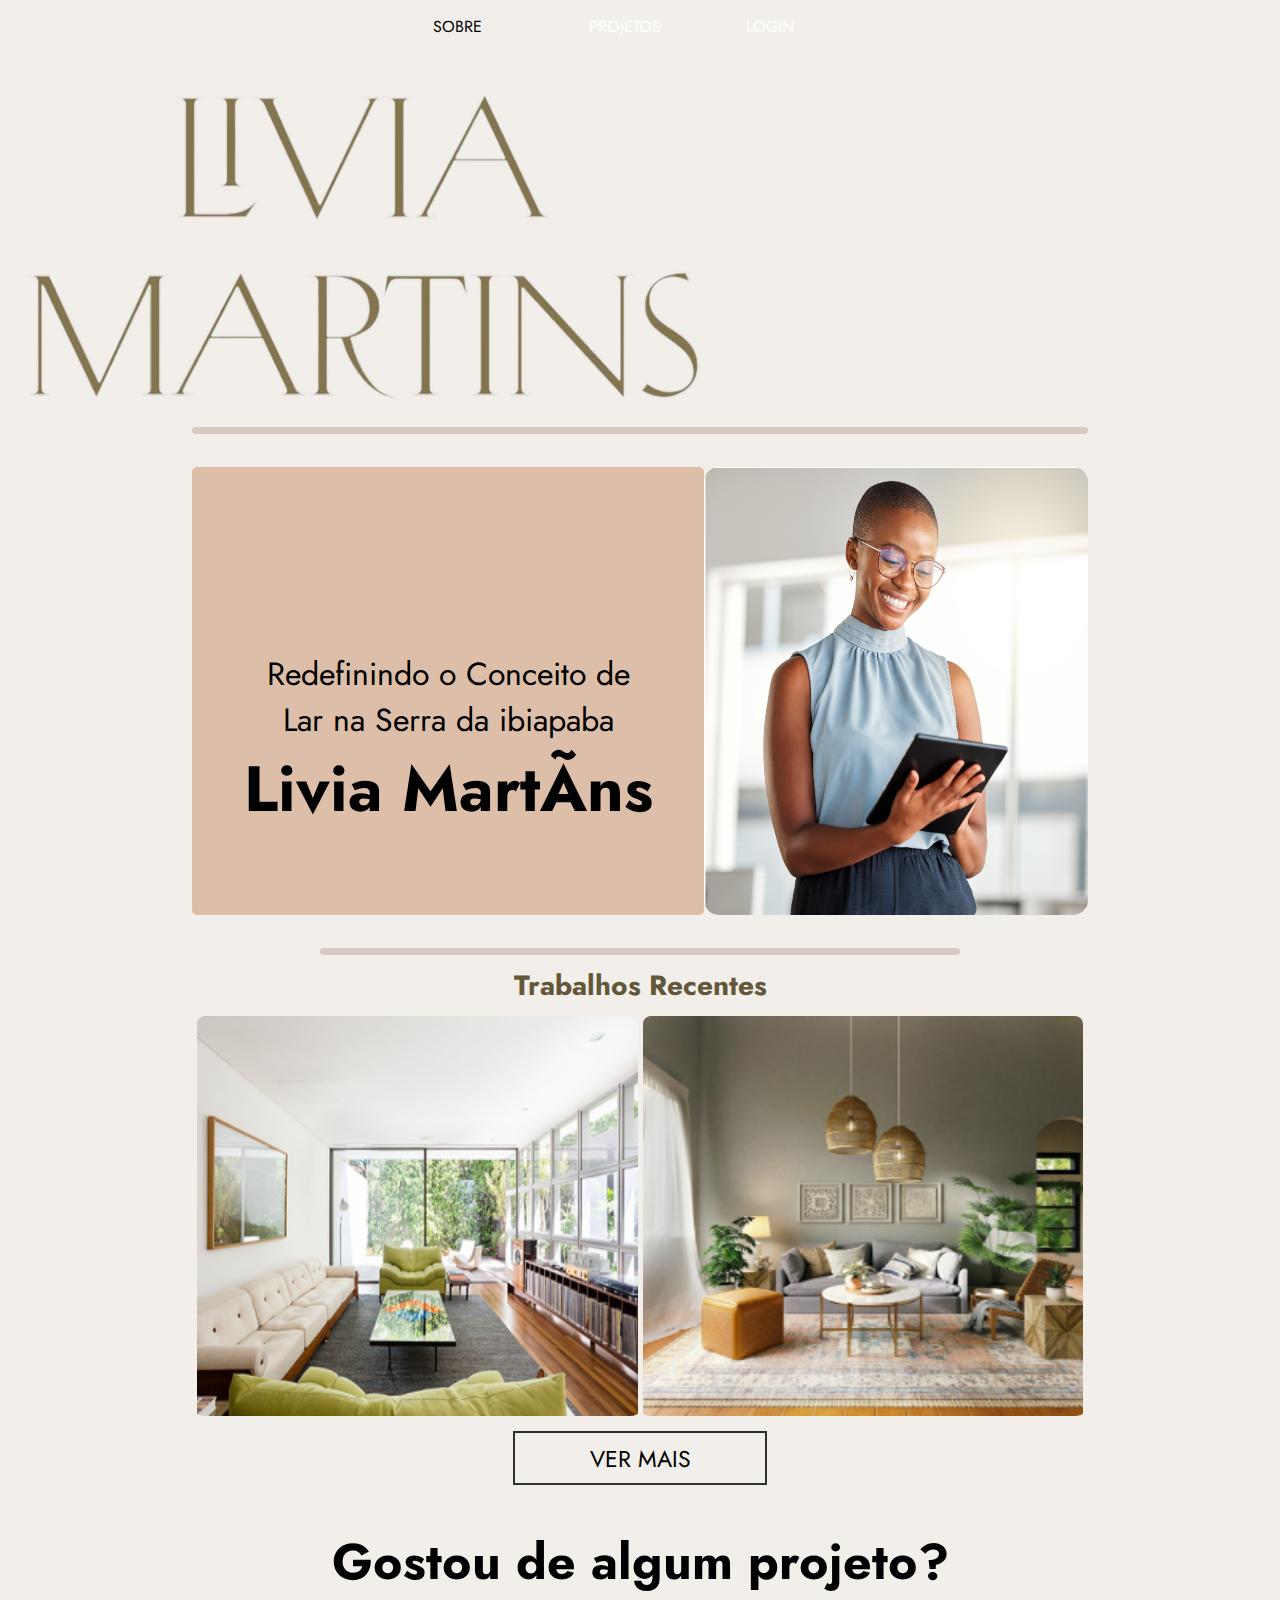
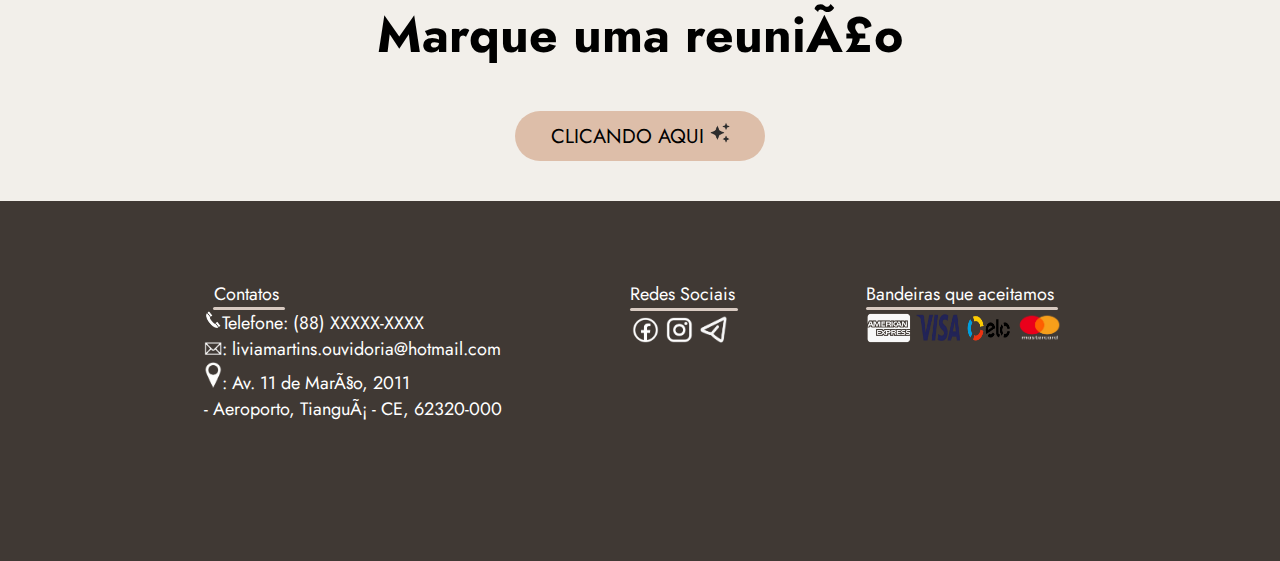
<file: index.html>
<!DOCTYPE html>
<html lang="en">

<head>
    <link rel="stylesheet" href="css/home.css">
    <link rel="stylesheet" href="css/reset.css">

    <head charset="utf-8">
        <title>Consultoria Livya Martins</title>

        <link rel="preconnect" href="https://fonts.googleapis.com">
        <link rel="preconnect" href="https://fonts.gstatic.com" crossorigin>
        <link href="https://fonts.googleapis.com/css2?family=Jost&display=swap" rel="stylesheet">




    </head>

<body>
    <header class="cabeçalho">
        <ul class="menu">
            <li class="li1">SOBRE</li>
            <a href="./projeto.html" class="ancoras" style="color:white;">
                <li class="li2">PROJETOS</li>
            </a>
            <a href="./login.html" class="ancoras" style="color:white;">
                <li class="li4">LOGIN</li>
            </a>
        </ul>
    </header>
    <br>
    <div class="segundo-cabeçalho">
        <img src="./img/logo.png" class="logo-cabeçalho">
        </i">
        <br>

        <div class="container">
            <div class="barra"> </div>
        </div>
        <br>
    </div>


    <main>
        <div class="main1">
            <div class="textomain1">
                <br> <br> <br><br>
                <p>Redefinindo o Conceito de <br> Lar na Serra da ibiapaba</p>
                <h1>Livia Martíns</h1>
            </div>
            <img src="./img/foto mulher.png" class="foto-mulher">
        </div>
        <br>
        <div class="container">
            <div class="barra-curta"> </div>
        </div>

        </div>


        <div class="trabalhos">

        </div>
        <div class="titulotexto">
            <h1 class="titulo-projetos">Trabalhos recentes</h1>
        </div>
        <div class="imagem-projetos">
            <img src="./img/projeto 1.webp" class="img1">
            <img src="./img/projeto 2.webp" class="img2">
        </div>
        <div class="imagens-ocultas" id="imagens-ocultas">
            <img src="./img/projeto 2.webp" class="img3">
            <img src="./img/projeto 1.webp" class="img4">
        </div>



        <div class="vermais" id="botaojs">
            <p class="textovermais" id="vermais">VER MAIS</p>
        </div>

        <div class="oferta">

            <h1 class="anuncio">Gostou de algum projeto? <br> Marque uma reunião</h1>

            <a href="./reuniao.html">
                <div class="butau">

                    <div href=""><button class="botaodebaixo">CLICANDO AQUI <img src="./img/brilho.webp"
                                class="brilho"></button>
            </a>

        </div>
        </a>

        </div>
        </h1>


        <footer class="rodape">
            <div class="Contatos">
                <p class="contatos">
                    Contatos
                </p>
                <div class="barra-curta-rodape-contatos"> </div>
                <ul>
                    <li> <img src="./img/telefoneicon.webp" class="icon">Telefone: (88) XXXXX-XXXX</li>
                    <li> <img src="./img/mail.webp" class="icon">: liviamartins.ouvidoria@hotmail.com</li>
                    <li> <img src="./img/local.webp" class="icon">: Av. 11 de Março, 2011 <br> - Aeroporto, Tianguá -
                        CE,
                        62320-000</li>
                </ul>
            </div>



            <div class="redesociais">
                <p class="redes-sociais">Redes Sociais</p>
                <div class="barra-curta-rodape"> </div>
                <img src="./img/facebook.webp" class="iconsocial">
                <img src="./img/insta.webp" class="iconsocial">
                <img src="./img/telegram.webp" class="iconsocial">
                </img>
            </div>


            <div class="metodos-de-pagamentos">
                <p class="pagamentos">Bandeiras que aceitamos</p>
                <div class="barra-curta-rodape-pagamentos"> </div>
                <img src="./img/american.webp" class="iconpaga">
                <img src="./img/visa.webp" class="iconpaga">
                <img src="./img/elo.webp" class="iconpaga">
                <img src="./img/mastercard.webp" class="iconpaga">
            </div>

        </footer>
        <script src="./js/doc.js">

        </script>


</body>

</html>
</file>
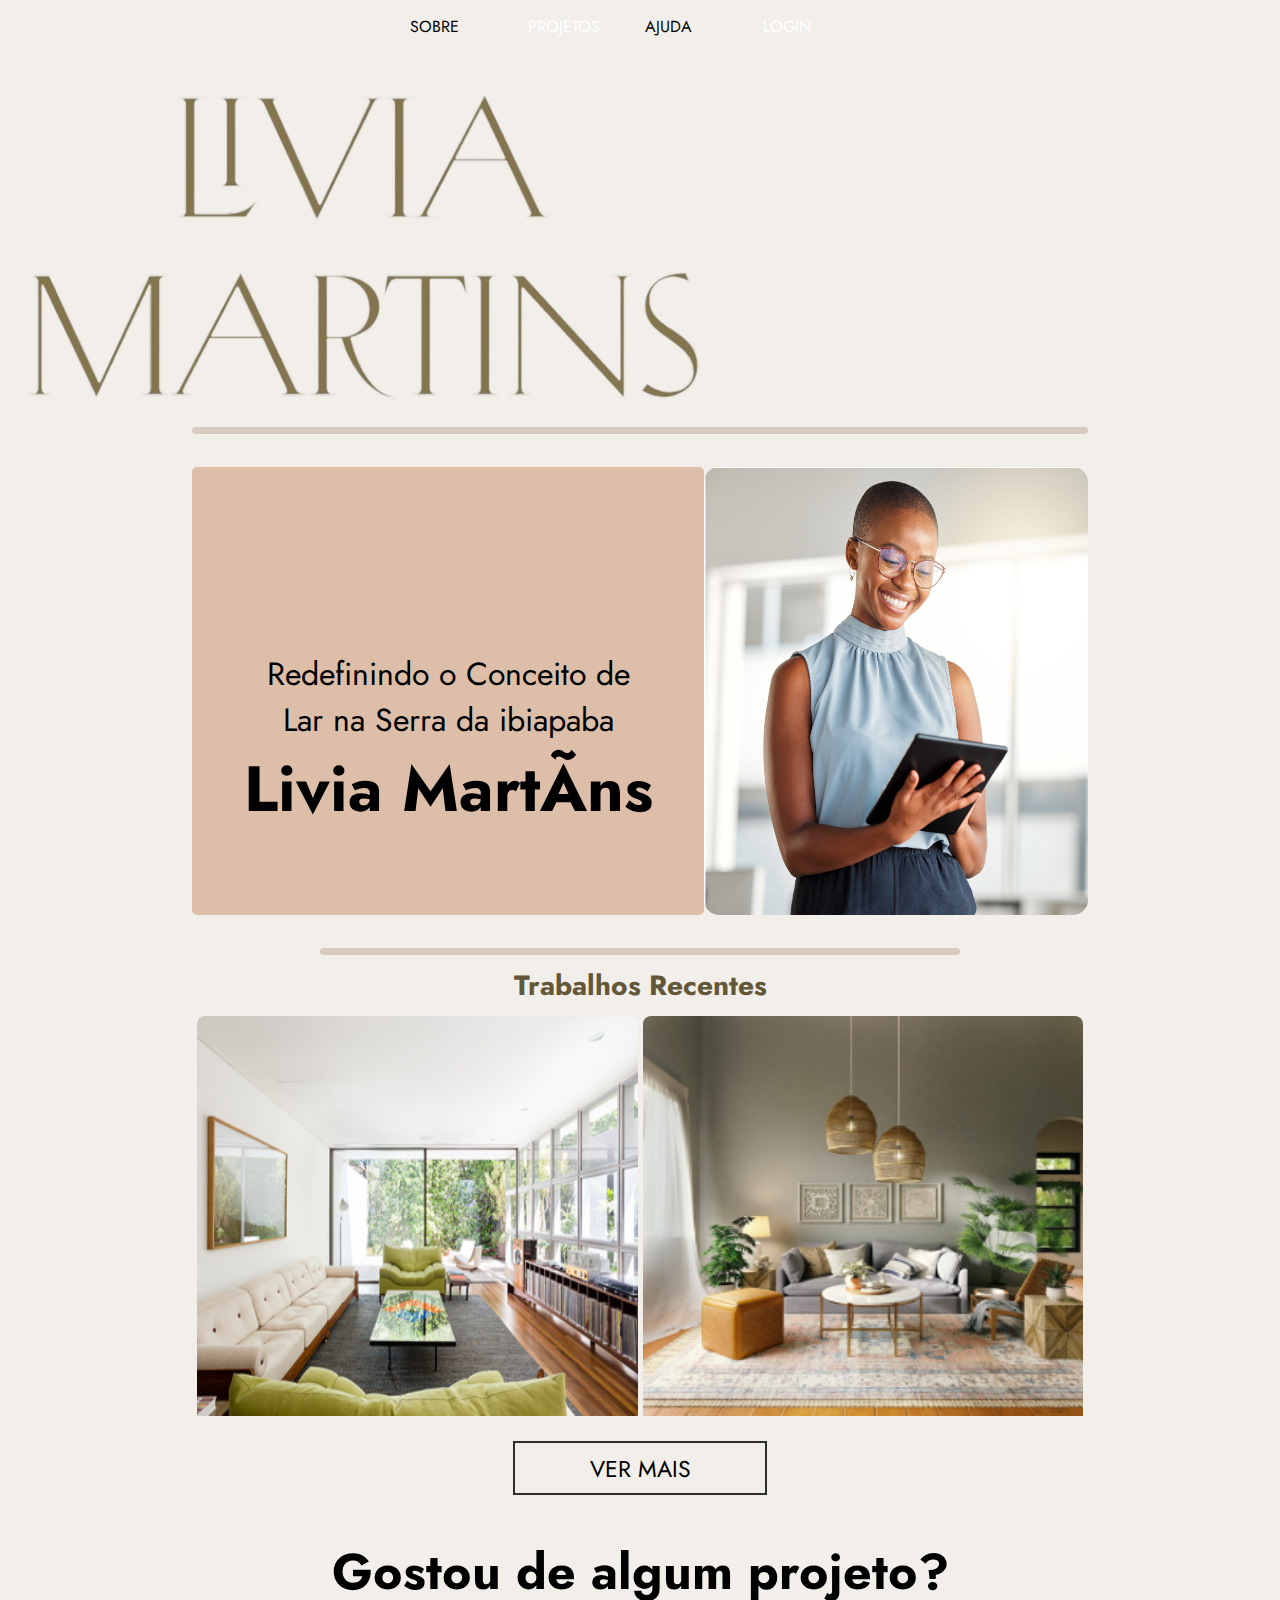
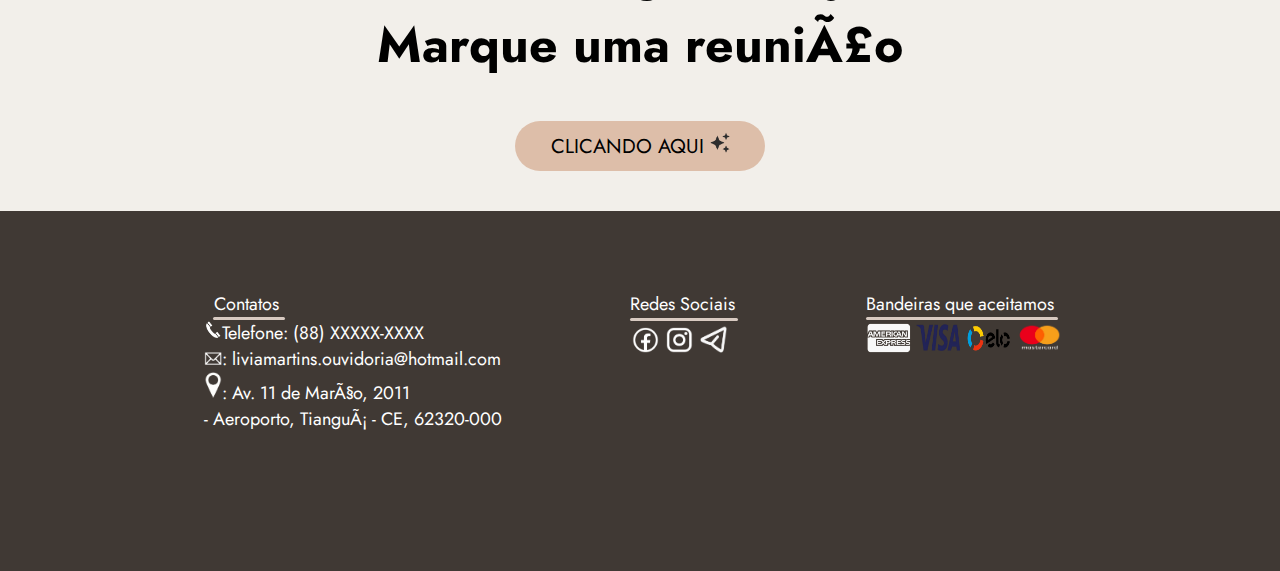
<file: home/index.html>
<!DOCTYPE html>
<html lang="en">

<head>
    <link rel="stylesheet" href="/src/css/home.css">
    <link rel="stylesheet" href="/src/css/reset.css">

    <head charset="utf-8">
        <title>Consultoria Livya Martins</title>

        <link rel="preconnect" href="https://fonts.googleapis.com">
        <link rel="preconnect" href="https://fonts.gstatic.com" crossorigin>
        <link href="https://fonts.googleapis.com/css2?family=Jost&display=swap" rel="stylesheet">




    </head>

<body>
    <header class="cabeçalho">
        <ul class="menu">
            <li class="li1">SOBRE</li>
            <a href="/pages/projetcs/projeto.html" class="ancoras" style="color:white;">
                <li class="li2">PROJETOS</li>
            </a>
            <li class="li3">AJUDA</li>
            <a href="/pages/login/login.html" class="ancoras" style="color:white;">
                <li class="li4">LOGIN</li>
            </a>
        </ul>
    </header>
    <br>
    <div class="segundo-cabeçalho">
        <img src="/src/img/logo.png" class="logo-cabeçalho">
        </i">
        <br>

        <div class="container">
            <div class="barra"> </div>
        </div>
        <br>
    </div>


    <main>
        <div class="main1">
            <div class="textomain1">
                <br> <br> <br><br>
                <p>Redefinindo o Conceito de <br> Lar na Serra da ibiapaba</p>
                <h1>Livia Martíns</h1>
            </div>
            <img src="/src/img/foto mulher.png" class="foto-mulher">
        </div>
        <br>
        <div class="container">
            <div class="barra-curta"> </div>
        </div>

        </div>


        <div class="trabalhos">

        </div>
        <div class="titulotexto">
            <h1 class="titulo-projetos">Trabalhos recentes</h1>
        </div>
        <div class="imagem-projetos">
            <img src="/src/img/projeto 1.webp" class="img1">
            <img src="/src/img/projeto 2.webp" class="img2">

        </div>
        <div class="vermais">
            <p class="textovermais">VER MAIS</p>
        </div>

        <div class="oferta">

            <h1 class="anuncio">Gostou de algum projeto? <br> Marque uma reunião</h1>

            <a href="/pages/reuniao/reuniao.html">
                <div class="butau">

                    <div href=""><button class="botaodebaixo">CLICANDO AQUI <img src="/src/img/brilho.webp"
                                class="brilho"></button>
            </a>

        </div>
        </a>

        </div>
        </h1>


        <footer class="rodape">
            <div class="Contatos">
                <p class="contatos">
                    Contatos
                </p>
                <div class="barra-curta-rodape-contatos"> </div>
                <ul>
                    <li> <img src="/src/img/telefoneicon.webp" class="icon">Telefone: (88) XXXXX-XXXX</li>
                    <li> <img src="/src/img/mail.webp" class="icon">: liviamartins.ouvidoria@hotmail.com</li>
                    <li> <img src="/src/img/local.webp" class="icon">: Av. 11 de Março, 2011 <br> - Aeroporto, Tianguá -
                        CE,
                        62320-000</li>
                </ul>
            </div>



            <div class="redesociais">
                <p class="redes-sociais">Redes Sociais</p>
                <div class="barra-curta-rodape"> </div>
                <img src="/src/img/facebook.webp" class="iconsocial">
                <img src="/src/img/insta.webp" class="iconsocial">
                <img src="/src/img/telegram.webp" class="iconsocial">
                </img>
            </div>


            <div class="metodos-de-pagamentos">
                <p class="pagamentos">Bandeiras que aceitamos</p>
                <div class="barra-curta-rodape-pagamentos"> </div>
                <img src="/src/img/american.webp" class="iconpaga">
                <img src="/src/img/visa.webp" class="iconpaga">
                <img src="/src/img/elo.webp" class="iconpaga">
                <img src="/src/img/mastercard.webp" class="iconpaga">
            </div>

        </footer>
</body>

</html>
</file>
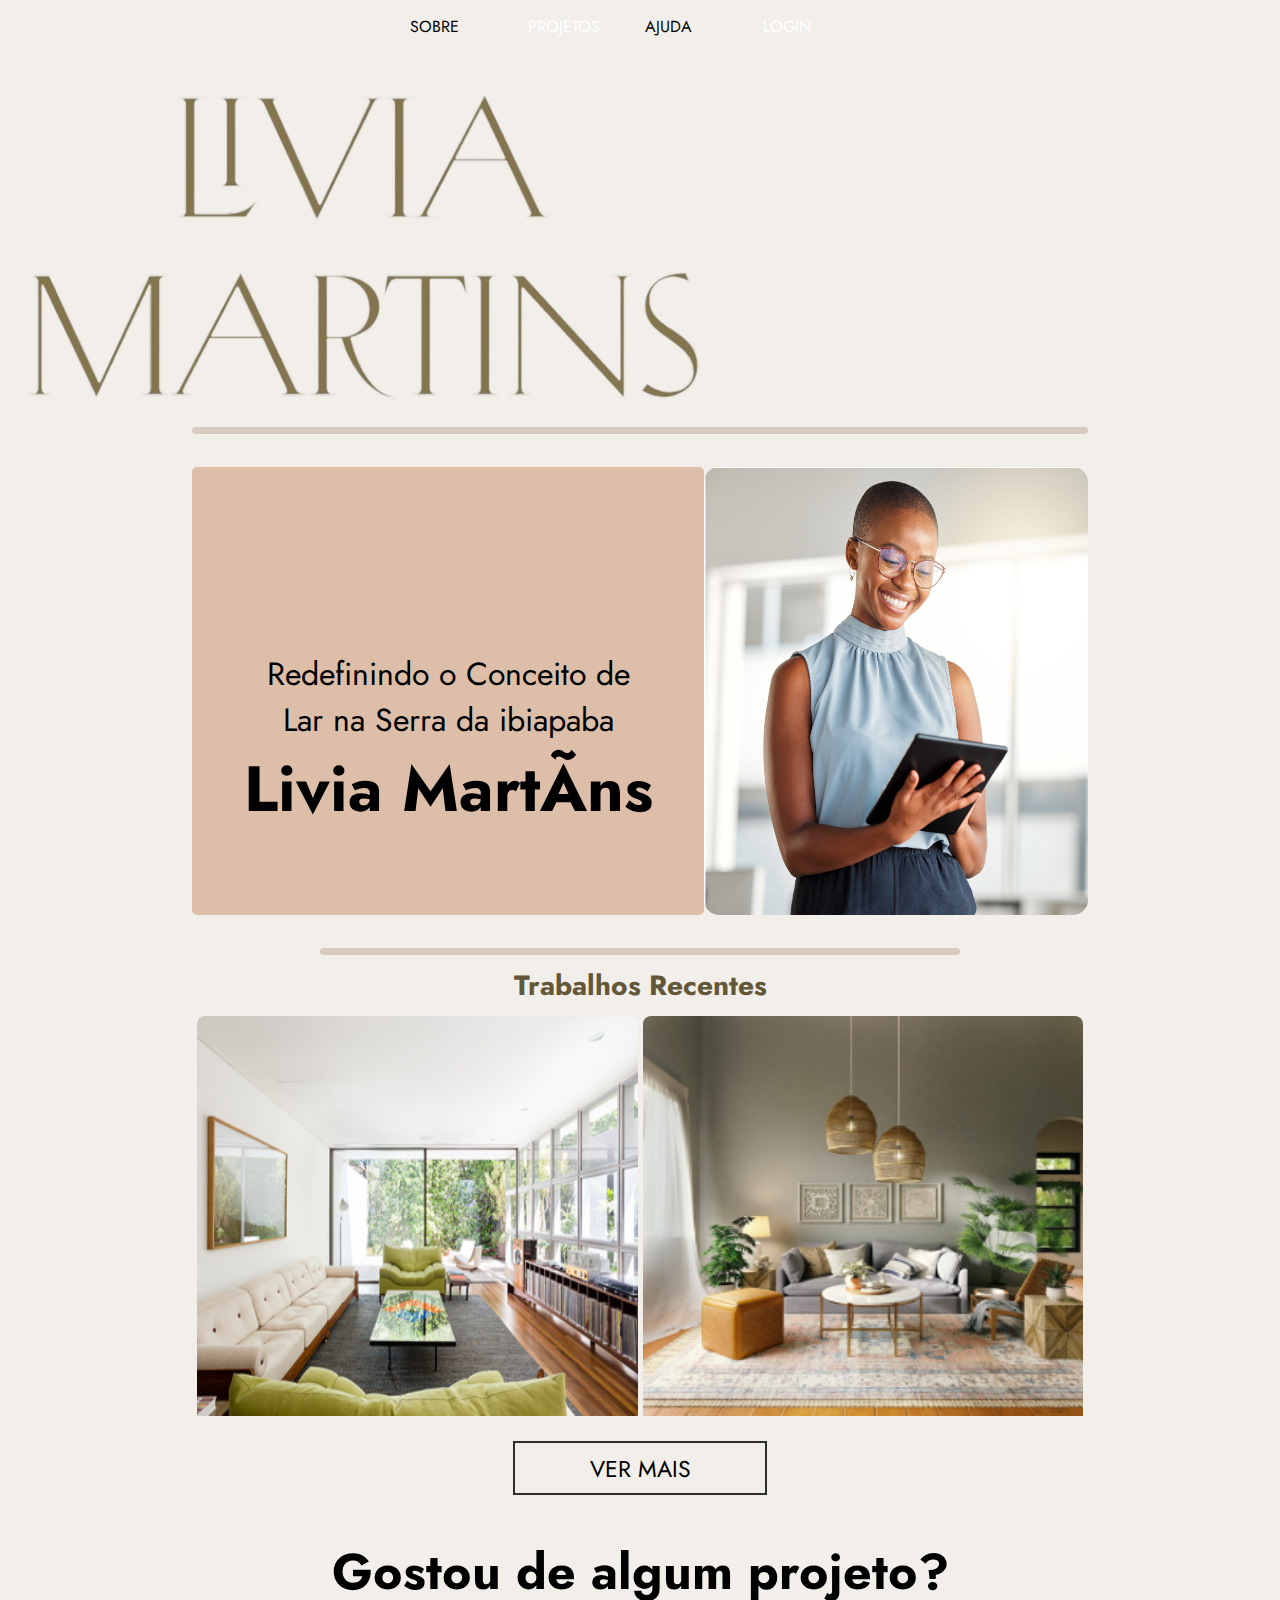
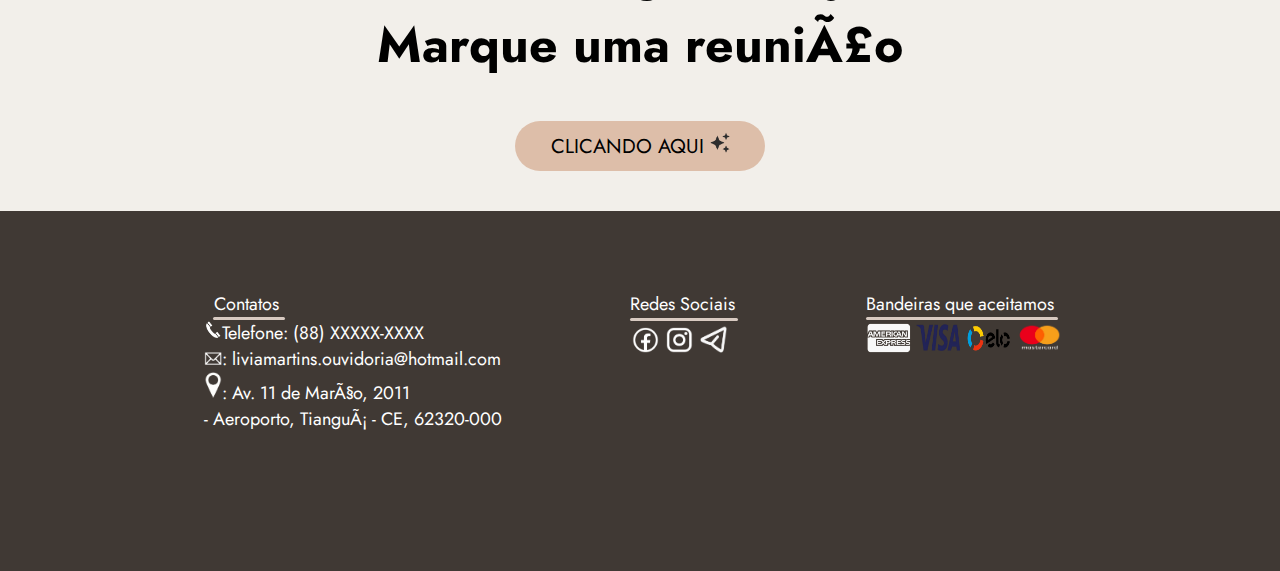
<file: pages/home/index.html>
<!DOCTYPE html>
<html lang="en">

<head>
    <link rel="stylesheet" href="/src/css/home.css">
    <link rel="stylesheet" href="/src/css/reset.css">

    <head charset="utf-8">
        <title>Consultoria Livya Martins</title>

        <link rel="preconnect" href="https://fonts.googleapis.com">
        <link rel="preconnect" href="https://fonts.gstatic.com" crossorigin>
        <link href="https://fonts.googleapis.com/css2?family=Jost&display=swap" rel="stylesheet">




    </head>

<body>
    <header class="cabeçalho">
        <ul class="menu">
            <li class="li1">SOBRE</li>
            <a href="/pages/projetcs/projeto.html" class="ancoras" style="color:white;">
                <li class="li2">PROJETOS</li>
            </a>
            <li class="li3">AJUDA</li>
            <a href="/pages/login/login.html" class="ancoras" style="color:white;">
                <li class="li4">LOGIN</li>
            </a>
        </ul>
    </header>
    <br>
    <div class="segundo-cabeçalho">
        <img src="/src/img/logo.png" class="logo-cabeçalho">
        </i">
        <br>

        <div class="container">
            <div class="barra"> </div>
        </div>
        <br>
    </div>


    <main>
        <div class="main1">
            <div class="textomain1">
                <br> <br> <br><br>
                <p>Redefinindo o Conceito de <br> Lar na Serra da ibiapaba</p>
                <h1>Livia Martíns</h1>
            </div>
            <img src="/src/img/foto mulher.png" class="foto-mulher">
        </div>
        <br>
        <div class="container">
            <div class="barra-curta"> </div>
        </div>

        </div>


        <div class="trabalhos">

        </div>
        <div class="titulotexto">
            <h1 class="titulo-projetos">Trabalhos recentes</h1>
        </div>
        <div class="imagem-projetos">
            <img src="/src/img/projeto 1.webp" class="img1">
            <img src="/src/img/projeto 2.webp" class="img2">
        </div>
        <div class="imagens-ocultas" id="imagens-ocultas">
            <img src="/src/img/projeto 1.webp">
            <img src="/src/img/projeto 2.webp">
        </div>



        <div class="vermais" id="botaojs">
            <p class="textovermais" >VER MAIS</p>
        </div>

        <div class="oferta">

            <h1 class="anuncio">Gostou de algum projeto? <br> Marque uma reunião</h1>

            <a href="/pages/reuniao/reuniao.html">
                <div class="butau">

                    <div href=""><button class="botaodebaixo">CLICANDO AQUI <img src="/src/img/brilho.webp"
                                class="brilho"></button>
            </a>

        </div>
        </a>

        </div>
        </h1>


        <footer class="rodape">
            <div class="Contatos">
                <p class="contatos">
                    Contatos
                </p>
                <div class="barra-curta-rodape-contatos"> </div>
                <ul>
                    <li> <img src="/src/img/telefoneicon.webp" class="icon">Telefone: (88) XXXXX-XXXX</li>
                    <li> <img src="/src/img/mail.webp" class="icon">: liviamartins.ouvidoria@hotmail.com</li>
                    <li> <img src="/src/img/local.webp" class="icon">: Av. 11 de Março, 2011 <br> - Aeroporto, Tianguá -
                        CE,
                        62320-000</li>
                </ul>
            </div>



            <div class="redesociais">
                <p class="redes-sociais">Redes Sociais</p>
                <div class="barra-curta-rodape"> </div>
                <img src="/src/img/facebook.webp" class="iconsocial">
                <img src="/src/img/insta.webp" class="iconsocial">
                <img src="/src/img/telegram.webp" class="iconsocial">
                </img>
            </div>


            <div class="metodos-de-pagamentos">
                <p class="pagamentos">Bandeiras que aceitamos</p>
                <div class="barra-curta-rodape-pagamentos"> </div>
                <img src="/src/img/american.webp" class="iconpaga">
                <img src="/src/img/visa.webp" class="iconpaga">
                <img src="/src/img/elo.webp" class="iconpaga">
                <img src="/src/img/mastercard.webp" class="iconpaga">
            </div>

        </footer>
        <script src="/js/doc.js">

        </script>


</body>

</html>
</file>
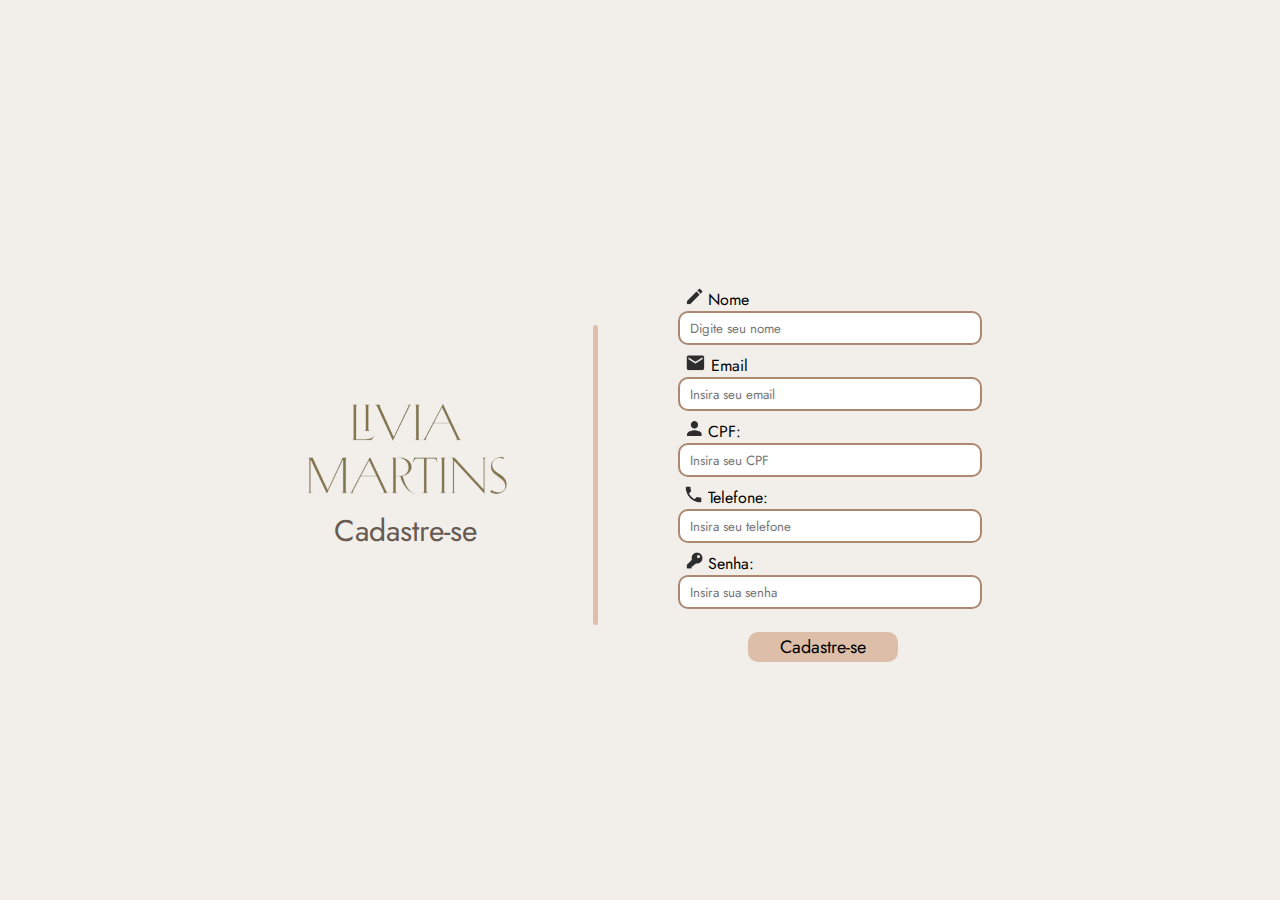
<file: cadastro.html>
<!DOCTYPE html>
<html lang="en">
<head>
    <meta charset="UTF-8">
    <meta name="viewport" content="width=device-width, initial-scale=1.0">
    <title>Cadastre-se</title>
    <link rel="stylesheet" href="./css/reset.css">
    <link rel="stylesheet" href="./css/cadastro.css">
    <link rel="preconnect" href="https://fonts.googleapis.com">
    <link rel="preconnect" href="https://fonts.gstatic.com" crossorigin>
    <link href="https://fonts.googleapis.com/css2?family=Jost:ital,wght@0,100..900;1,100..900&display=swap" rel="stylesheet">
</head>
<body>
    <main class="maincadastro">
        <div class="esqu">
            <a href="./index.html" ><img src="./img/logo.png" class="logo"></a>
            <p>Cadastre-se</p>
        </div>
        <div class="barra"></div>
        <div class="dire">
            <div class="nome">
                <div class="lab">
                <img src="./img/lapis.webp" class="icon">
                <label for="name">Nome</label><br></div>
                <input type="text" id="name" name="lname" placeholder="Digite seu nome">
            </div>
            <div class="email">
                <div class="lab">
                <img src="./img/email.png" class="icon">
                <label for="email">Email</label><br></div>
                <input type="email" id="email" name="email" placeholder="Insira seu email">
            </div>
            <div class="cpf">
                <div class="lab">
                <img src="./img/user.webp" class="icon">
                <label for="cpf">CPF:</label><br></div>
                <input type="text" id="cpf" name="cpf" max="11" placeholder="Insira seu CPF">
            </div>
            <div class="telefone">
                <div class="lab">
                <img src="./img/telefonepretoicon.webp" class="icon">
                <label for="tel">Telefone:</label><br></div>
                <input type="text" id="tel" name="cpf" max="11" placeholder="Insira seu telefone">
            </div>
            <div class="senha">
                <div class="lab">
                <img src="./img/key.png" class="icon">
                <label for="pwd">Senha:</label><br></div>
                <input type="password" id="pwd" name="pwd" placeholder="Insira sua senha">
            </div><br>
            <div class="butao-cadastrese">
            <button class="cadastre" id="botao">Cadastre-se</button></div>
        </div>
    </main>
</body>
</html>
</file>
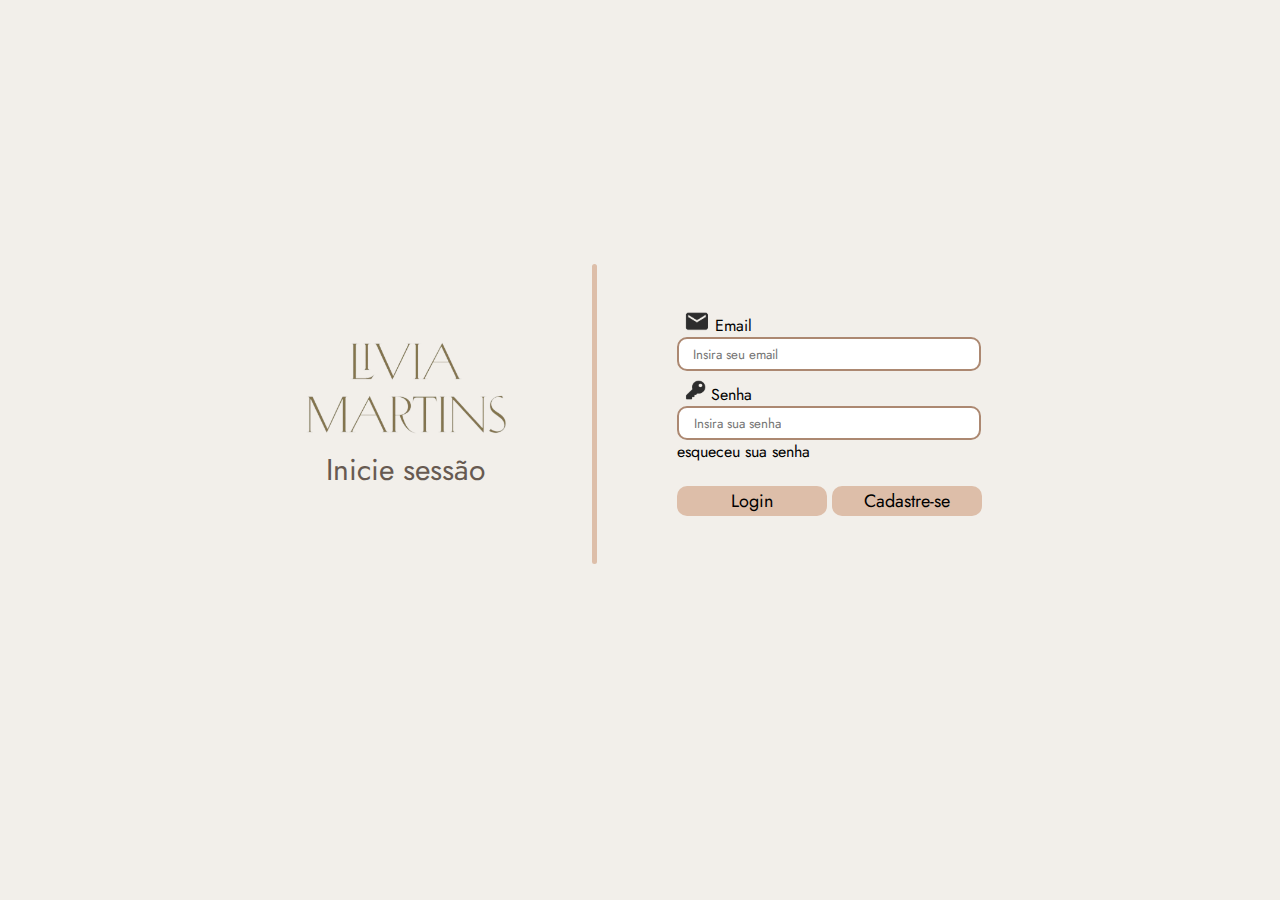
<file: login.html>
<!DOCTYPE html>
<html lang="en">
<head>
    <meta charset="UTF-8">
    <meta name="viewport" content="width=device-width, initial-scale=1.0">
    <title>Login</title>
    <link rel="stylesheet" href="./css/reset.css">
    <link rel="stylesheet" href="./css/login.css">
    <link rel="preconnect" href="https://fonts.googleapis.com">
<link rel="preconnect" href="https://fonts.gstatic.com" crossorigin>
<link href="https://fonts.googleapis.com/css2?family=Jost:ital,wght@0,100..900;1,100..900&display=swap" rel="stylesheet">
</head>
<br>
<body>
    <main class="mainlogin">   
    <div class="esqu">
        <a href="./index.html"><img src="./img/logo.png" class="logo"></a>
        <p>Inicie sessão</p>
    </div>
    <div class="barra">       
    </div>
    </div>
    <div class="dire">
        <div class="email">
            <div class="lab">         
            <img src="./img/email.png" class="icon">
            <label for="email" class="textlogin">Email</label><br></div>
            <input type="email" id="email" name="email" placeholder="Insira seu email">
        </div>
        <div class="senha">
            <div class="lab">
            <img src="./img/key.png" class="icon">
            <label for="pwd" class="textlogin">Senha</label><br></div>
            <input type="password" id="pwd" name="pwd" placeholder="Insira sua senha">        
            <p id="esqueceu">esqueceu sua senha</p>
        </div>
        <br>
        <button type="button" class="butaologin">Login</button>
        <a href="./cadastro.html"><button type="button" class="butaologinparacadastro">Cadastre-se</button></a>
    </div>
    </main>
</body>
</html>
</file>
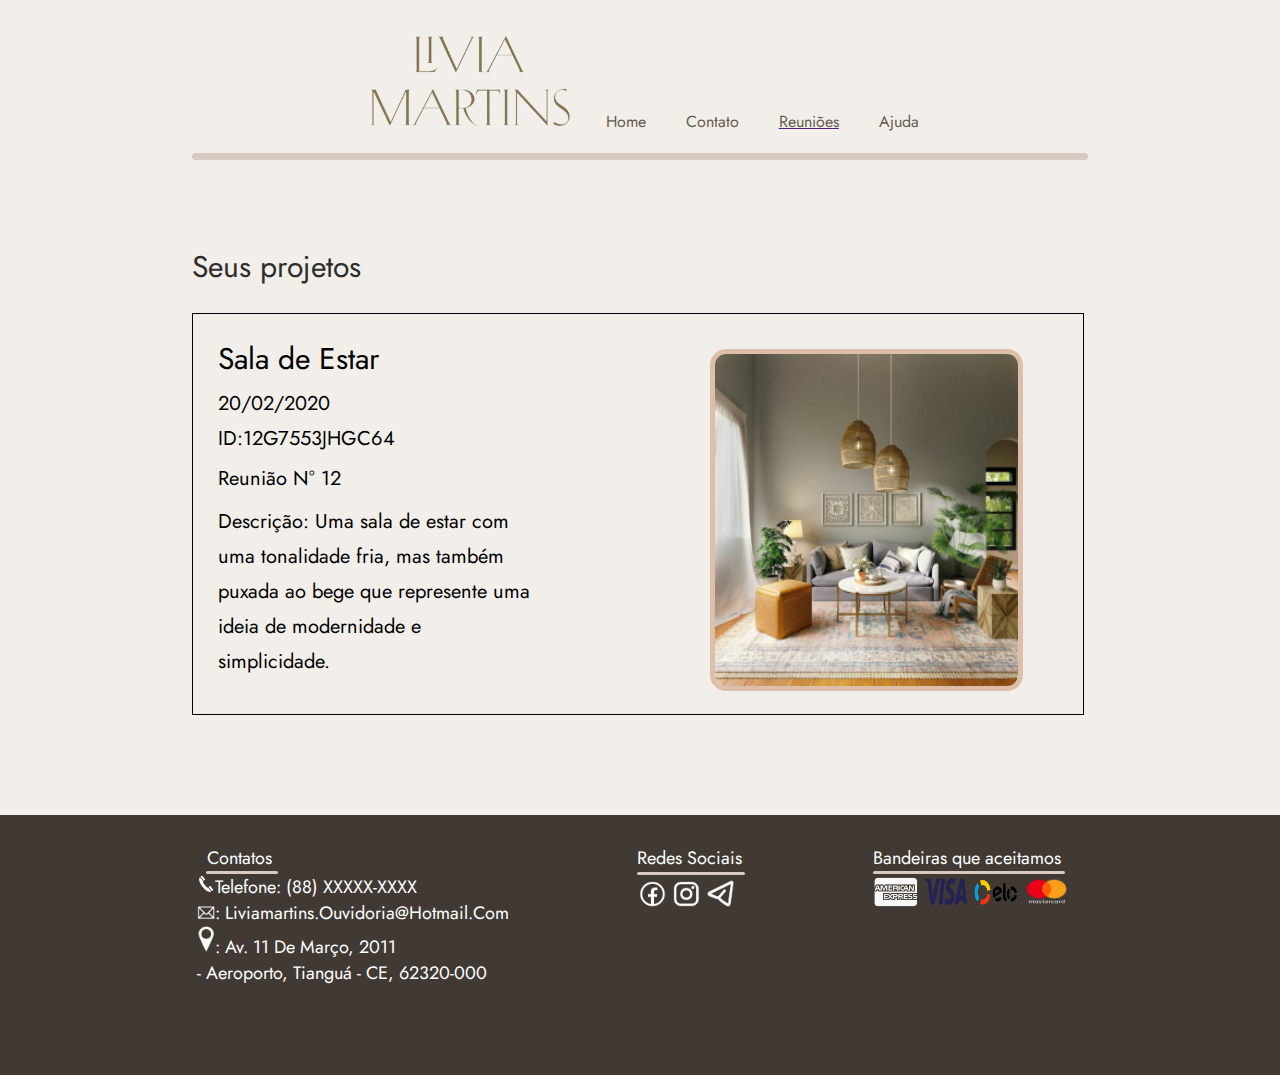
<file: projeto-ex.html>
<!DOCTYPE html>
<html lang="en">

<head>
    <meta charset="utf-8">
    <title>Seus Projetos</title>
    <link rel="stylesheet" href="./css/projetos que tem algo.css">
    <link rel="preconnect" href="https://fonts.googleapis.com">
    <link rel="preconnect" href="https://fonts.gstatic.com" crossorigin>
    <link href="https://fonts.googleapis.com/css2?family=Jost&display=swap" rel="stylesheet">
    <link rel="stylesheet" href="/css/reset.css">
</head>
<div class="menus">


    <body>
        <div class="logo">

          <a href="./index.html">  <img src="./img/logo.png" class="logo"></a>
        </div>



        <ul class="menu">
            <li class="li1" style="color: #675a51;">Home</li>
            <li class="li2" style="color: #675a51;">Contato</li>
            
            <a href=""><li class="li3" style="color: #675a51;">reuniões</li></a>
            <a class="ancoras" style="color: #675a51;">ajuda<li class="li4"></li></a>
        </ul>
</div>

</body>

<div class="barra"> </div>
</div>



<div class="main">
    <p class="titulo-principal">Seus projetos</p>

    <div class="mxh">
        
        <div class="caixa">
            <img src="./img/projeto 2.webp" class="imagem-projeto" height="332.25px" width="303.75px">
            <p class="titulo-secundario">Sala de Estar</p>
            <p class="data">20/02/2020</p>
            <p class="id">ID:12G7553JHGC64</p>
            <p class="numero-reuiao">Reunião N° 12</p>
            <p class="descricao">Descrição: Uma sala de estar com <br>
                uma tonalidade fria, mas também <br>
                puxada ao bege que represente uma <br>
                ideia de modernidade e <br>
                simplicidade. <br>
            </p>
        </div>
    </div>
    
</div>

<footer class="rodape">
    <div class="Contatos">
        <p class="contatos">
            Contatos
        </p>
        <div class="barra-curta-rodape-contatos"> </div>
        <ul>
            <li> <img src="./img/telefoneicon.webp" class="icon">Telefone: (88) XXXXX-XXXX</li>
            <li> <img src="./img/mail.webp" class="icon">: liviamartins.ouvidoria@hotmail.com</li>
            <li> <img src="./img/local.webp" class="icon">: Av. 11 de Março, 2011 <br> - Aeroporto, Tianguá -
                CE,
                62320-000</li>
        </img>
    </div>



    <div class="redesociais">
        <p class="redes-sociais">Redes Sociais</p>
        <div class="barra-curta-rodape"> </div>
        <img src="./img/facebook.webp" class="iconsocial">
        <img src="./img/insta.webp" class="iconsocial">
        <img src="./img/telegram.webp" class="iconsocial">
        </img>
    </div>


    <div class="metodos-de-pagamentos">
        <p class="pagamentos">Bandeiras que aceitamos</p>
        <div class="barra-curta-rodape-pagamentos"> </div>
        <img src="./img/american.webp" class="iconpaga">
        <img src="./img/visa.webp" class="iconpaga">
        <img src="./img/elo.webp" class="iconpaga">
        <img src="./img/mastercard.webp" class="iconpaga">
    </div>

</footer>
</img>

</img>
</file>
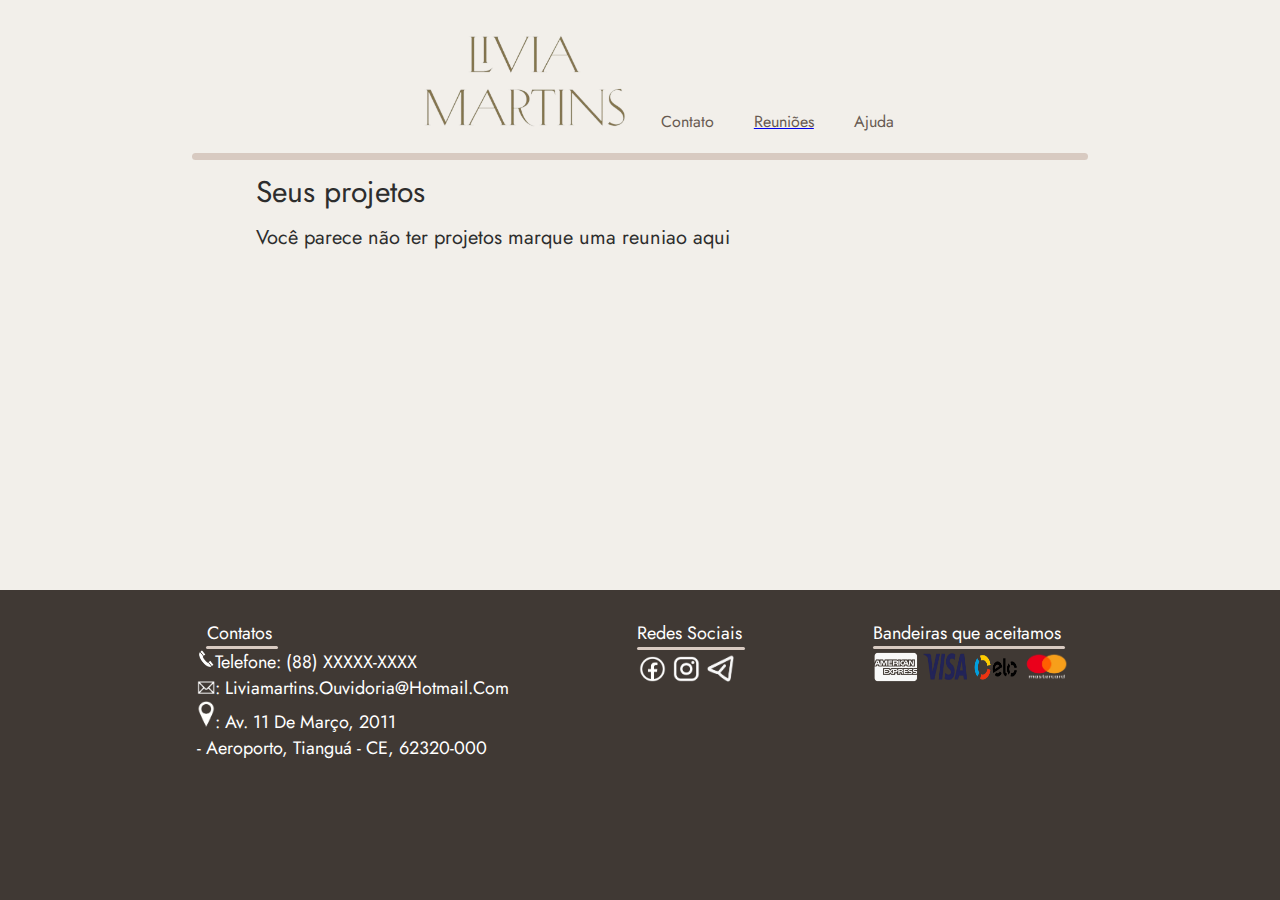
<file: projeto.html>
<!DOCTYPE html>
<html lang="en">
  <head>
    <meta charset="utf-8">
    <title>Seus Projetos</title>
    <link rel="stylesheet" href="./css/projetos.css">
    <link rel="preconnect" href="https://fonts.googleapis.com">
    <link rel="preconnect" href="https://fonts.gstatic.com" crossorigin>
    <link href="https://fonts.googleapis.com/css2?family=Jost&display=swap" rel="stylesheet">
    <link rel="stylesheet" href="./css/reset.css">
  </head>
  <div class="menus">
    
  
  <body>
    <a href="./index.html"><div class="logo"></a>
        
    <a href="./index.html"><img src="./img/logo.png" class="logo"></div></a>


    
    <ul class="menu">
       
        <li class="li2" style="color: #675a51;">Contato</li>
        <a href="./reuniao.html"><li class="li3" style="color: #675a51; text-decoration: none;">reuniões</li></a>
       <a class="ancoras" style="color: #675a51;">ajuda<li class="li4"></li></a>
    </ul>
</a<div>

</div>

<div class="barra"> </div>
    </div>



<div class="aviso-de-sem-projetos">
<p class="titulo-principal">Seus projetos</p>
<p class="sub-titulo">Você parece não ter projetos marque uma reuniao aqui</p>
</div>
<section class="cu">
    

    <footer class="rodape">
        <div class="Contatos">
            <p class="contatos">
                Contatos
            </p>
            <div class="barra-curta-rodape-contatos"> </div>
            <ul>
                <li> <img src="./img/telefoneicon.webp" class="icon">Telefone: (88) XXXXX-XXXX</li>
                <li> <img src="./img/mail.webp" class="icon">: liviamartins.ouvidoria@hotmail.com</li>
                <li> <img src="./img/local.webp" class="icon">: Av. 11 de Março, 2011 <br> - Aeroporto, Tianguá -
                    CE,
                    62320-000</li>
            </ul>
        </div>



        <div class="redesociais">
            <p class="redes-sociais">Redes Sociais</p>
            <div class="barra-curta-rodape"> </div>
            <img src="./img/facebook.webp" class="iconsocial">
            <img src="./img/insta.webp" class="iconsocial">
            <img src="./img/telegram.webp" class="iconsocial">
            </img>
        </div>


        <div class="metodos-de-pagamentos">
            <p class="pagamentos">Bandeiras que aceitamos</p>
            <div class="barra-curta-rodape-pagamentos"> </div>
            <img src="./img/american.webp" class="iconpaga">
            <img src="./img/visa.webp" class="iconpaga">
            <img src="./img/elo.webp" class="iconpaga">
            <img src="./img/mastercard.webp" class="iconpaga">
        </div>

    </footer>
</section> 
 </body>
</html>
</file>
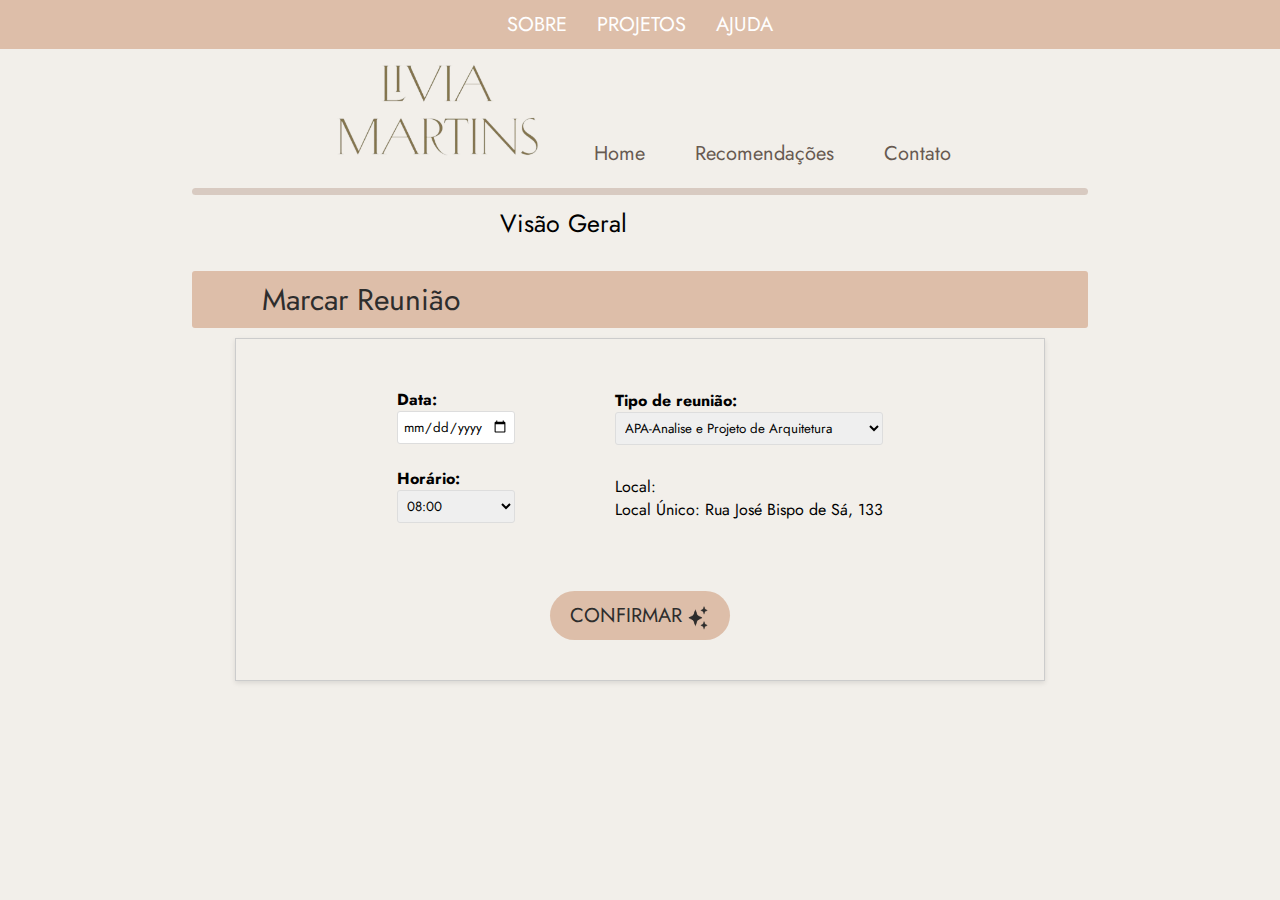
<file: reuniao.html>
<!DOCTYPE html>
<html lang="en">

<head>


    <meta charset="UTF-8">
    <meta name="viewport" content="width=device-width, initial-scale=1.0">
    <title>Marque sua Reunião</title>
    <link rel="stylesheet" href="./css/reset.css">
    <link rel="stylesheet">
    <link rel="preconnect" href="https://fonts.googleapis.com">
    <link rel="preconnect" href="https://fonts.gstatic.com" crossorigin>
    <link href="https://fonts.googleapis.com/css2?family=Jost&display=swap" rel="stylesheet">
    <link rel="stylesheet" href="./css/reuniao.css">
    

<body>
    <header class="cabeçalho">
        <ul class="menu">
            <li class="sobre">SOBRE</li>
            <a href="./projeto-ex.html" style="text-decoration: none; color: rgb(255, 255, 255);">
                <li class="projeto">PROJETOS</li>
              </a>
              
            <li class="ajuda">AJUDA</li>

        </ul>
    </header>
    <div class="segundo-cabeçalho">
       <a href="./index.html"> <img src="./img/logo.png" class="logo"></a>
        <li class="home">Home</li>
        <li class="recomendação">Recomendações</li>
        <li class="contato">Contato</li>
    </div>
    <div class="barra"></div>
    <main>
        <div class="textmain">
            <div class="visao-geral">
                <p class="visao-geral">Visão Geral</p>
            </div>
            <div class="texto-titulo">
                <p class="texto-marcar-reuniao">Marcar Reunião</p>
            </div>
        </div>
        <div class="marcar">
            <div class="data">
                <div class="separacao01">
                    <div class="data-hora">
                        <label for="date">Data:</label><br>
                        <input type="date" id="start" name="trip-start" value="0000-00-00" min="2024-06-11"
                            max="2024-12-31" />
                        <br><br>
                        <label for="hora" class="horario">Horário:</label><br>
                        <select name="hora" id="hora">
                            <option value="8">08:00</option>
                            <option value="10">10:00</option>
                            <option value="1">13:00</option>
                            <option value="3">15:00</option>
                            <option value="5">17:00</option>
                        </select>

                    </div>
                    <div class="tipo">
                        <label for="cars">Tipo de reunião:</label><br>
                        <select name="cars" id="cars">
                            <option value="apa">APA-Analise e Projeto de Arquitetura</option>
                            <option value="pi">PI-Planejamento de Interiores</option>
                            <option value="np">NP-Novo Projeto</option>
                            <option value="colab">Colaboração</option>
                        </select>

                        <p class="oiii">Local:</p>
                        <p>Local Único: Rua José Bispo de Sá, 133</p>
                    </div><br>

                    <br>
                    <div class="separacao02">

                    </div>
                </div>
            </div>
            <div class="butao">
                <button class="botao-confirmar">
                    <p class="CONFIRMAR">CONFIRMAR</p> <img src="./img/brilho.webp" class="brilho"></img>
            </div>
            </a>

</html>
</file>
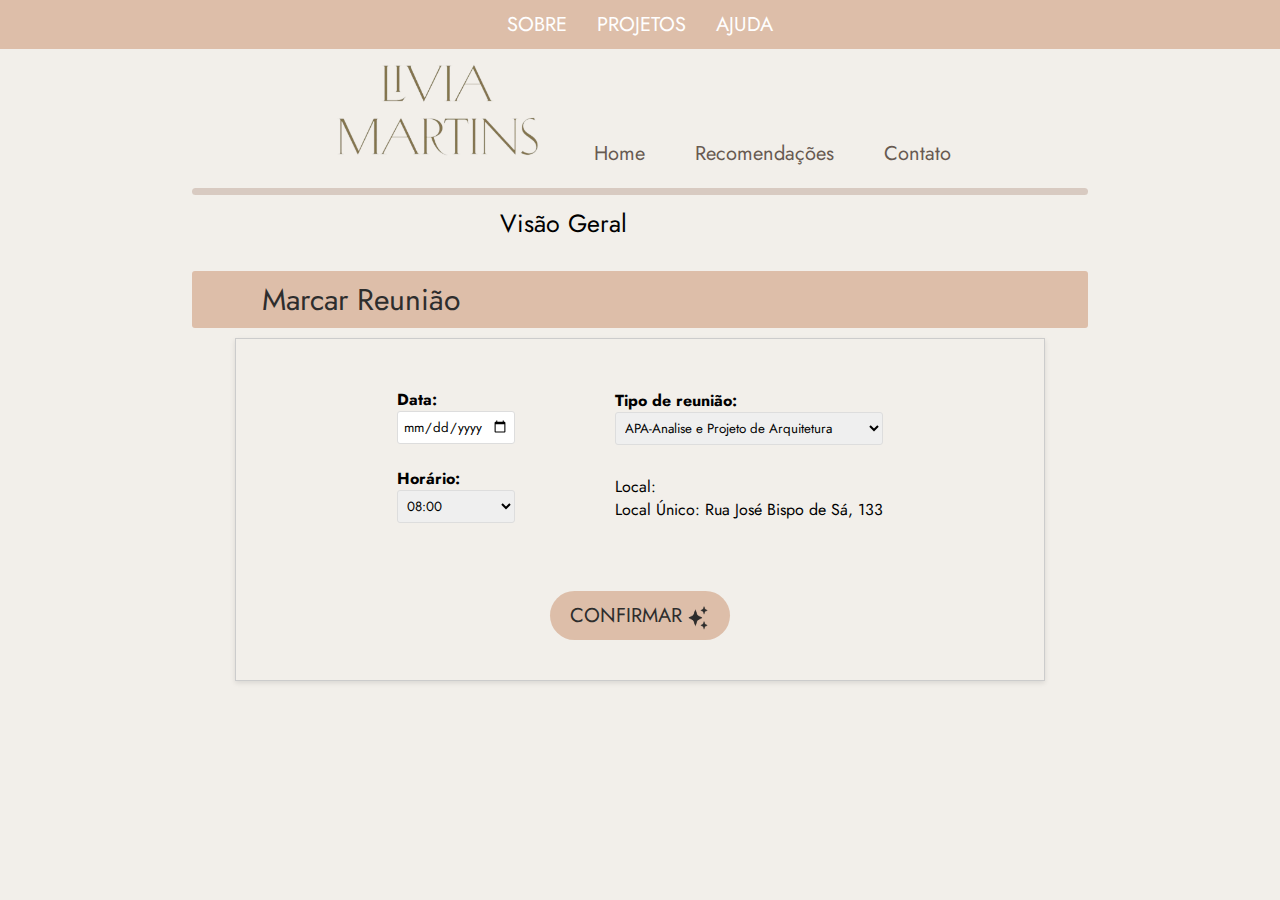
<file: pages/reuniao/reuniao.html>
<!DOCTYPE html>
<html lang="en">

<head>


    <meta charset="UTF-8">
    <meta name="viewport" content="width=device-width, initial-scale=1.0">
    <title>Marque sua Reunião</title>
    <link rel="stylesheet" href="/src/css/reset.css">
    <link rel="stylesheet">
    <link rel="preconnect" href="https://fonts.googleapis.com">
    <link rel="preconnect" href="https://fonts.gstatic.com" crossorigin>
    <link href="https://fonts.googleapis.com/css2?family=Jost&display=swap" rel="stylesheet">
    <link rel="stylesheet" href="/src/css/reuniao.css">
    </link>

<body>
    <header class="cabeçalho">
        <ul class="menu">
            <li class="sobre">SOBRE</li>
            <a href="/pages/projetcs que tem algo/projeto.html" style="text-decoration: none; color: rgb(255, 255, 255);">
                <li class="projeto">PROJETOS</li>
              </a>
              
            <li class="ajuda">AJUDA</li>

        </ul>
    </header>
    <div class="segundo-cabeçalho">
       <a href="/index.html"> <img src="/src/img/logo.png" class="logo"></a>
        <li class="home">Home</li>
        <li class="recomendação">Recomendações</li>
        <li class="contato">Contato</li>
    </div>
    <div class="barra"></div>
    <main>
        <div class="textmain">
            <div class="visao-geral">
                <p class="visao-geral">Visão Geral</p>
            </div>
            <div class="texto-titulo">
                <p class="texto-marcar-reuniao">Marcar Reunião</p>
            </div>
        </div>
        <div class="marcar">
            <div class="data">
                <div class="separacao01">
                    <div class="data-hora">
                        <label for="date">Data:</label><br>
                        <input type="date" id="start" name="trip-start" value="0000-00-00" min="2024-06-11"
                            max="2024-12-31" />
                        <br><br>
                        <label for="hora" class="horario">Horário:</label><br>
                        <select name="hora" id="hora">
                            <option value="8">08:00</option>
                            <option value="10">10:00</option>
                            <option value="1">13:00</option>
                            <option value="3">15:00</option>
                            <option value="5">17:00</option>
                        </select>

                    </div>
                    <div class="tipo">
                        <label for="cars">Tipo de reunião:</label><br>
                        <select name="cars" id="cars">
                            <option value="apa">APA-Analise e Projeto de Arquitetura</option>
                            <option value="pi">PI-Planejamento de Interiores</option>
                            <option value="np">NP-Novo Projeto</option>
                            <option value="colab">Colaboração</option>
                        </select>

                        <p class="oiii">Local:</p>
                        <p>Local Único: Rua José Bispo de Sá, 133</p>
                    </div><br>

                    <br>
                    <div class="separacao02">

                    </div>
                </div>
            </div>
            <div class="butao">
                <button class="botao-confirmar">
                    <p class="CONFIRMAR">CONFIRMAR</p> <img src="/src/img/brilho.webp" class="brilho"></img>
            </div>
            </a>

</html>
</file>
<file: css/home.css>
.menu {
  display: grid;
  grid-template-columns: repeat(auto-fit, minmax(100px, 1fr));
  gap: 10px;
  justify-content: center;
  align-items: flex-start;
  padding: 15px;
  margin: 0 auto;
  max-width: 460px;
}
.li2,
.li1 {
  width: 60px;
}

.cabeçalho {
  background-color: #e6cab7;
  color: white;
  font-size: 18px;
}

.logo-cabeçalho {
  width: 300px;
  height: auto;
}

.segundo-cabeçalho {
  text-align: center;
}

.container {
  display: flex;
}

.barra {
  background-color: #D8CAC1;
  height: 7px;
  width: 70%;
  border: none;
  margin: 10px auto;
  border-radius: 20px;
  display: block;
}

.main1 {
  display: flex;
  justify-content: center;
}


.foto-mulher {
  width: 30%;
  height: auto;
  border-radius: 15px;
}

.textomain1 {
  background-color: #DDBEA9;
  width: 40%;
  text-align: center;
  border-radius: 5px;
  font-size: 2em;
  padding-bottom: 80px;
}



.foto-mulher {
  width: 30%;
  height: auto;
  border-radius: 15px;
}

.textomain1 {
  background-color: #DDBEA9;
  width: 40%;
  text-align: center;
  border-radius: 5px;
  font-size: 2em;
  padding-bottom: 80px;
}

.barra-curta {
  background-color: #D8CAC1;
  height: 7px;
  width: 50%;
  border: none;
  margin: 10px auto;
  border-radius: 20px;
  display: block;
}

.titulotexto {
  display: flex;
  justify-content: center;
  padding: 0px;
}

.titulo-projetos {
  color: #635739;
  text-transform: capitalize;
  font-size: 1.75rem;
  padding-bottom: 10px;
}

.imagem-projetos {
  display: flex;
  justify-content: center;
  flex-wrap: wrap;
  gap: 5px;
}

.img1,
.img2 {
  width: 34.4%;
  height: 400px;
  border-radius: 8px;
}

.anuncio {
  text-align: center;
  padding-top: 30px;
  size: 500px;
  font-size: 50px;
}



@media (max-width: 1000px) {
  .foto-mulher {
    display: none;
  }

  .textomain1 {
    display: flex;
    font-size: 110%;
    align-items: center;
    flex-direction: column;
    width: 80%;
  }

  .img3
  .img4
  .img1,
  .img2 {
    width: 80%;
    height: 100%;
  }

  .anuncio {
    font-size: 25px;

  }
 
  

}
.imagens-ocultas,
.img1,
.img2 {
  padding-bottom: 5px;


}

.vermais {
  border: solid 2px #2d2d2d;
  width: 250px;
  height: 50px;
  text-align: center;
  justify-content: center;
  margin: 10px auto;
  font-size: 23px;
}

.vermais:hover {
  transform: scale(1.06);
  cursor: pointer;
  transition: 0.2s ease-in-out;
}

.textovermais {
  padding-top: 9px;
}

.brilho {
  width: 20px;
  height: auto;

}

.botaodebaixo {
  background-color: #DDBEA9;
  width: 250px;
  height: 50px;
  border-radius: 500px;
  font-size: 20px;


}

.butau {
  display: flex;
  justify-content: center;
  padding-bottom: 20px;
}

.oferta {
  display: flex;
  flex-direction: column;
  gap: 20px;
}


.rodape {
  background-color: #403934;
  width: 100%;
  height: 280px;
  display: flex;
  justify-content: center;
  color: white;
  gap: 10%;
  flex-wrap: wrap;
  padding-top: 80px;
  font-size: 18px;
}

.icon {
  width: 18px;
  height: auto;
}

/* .redesociais{
} */
.iconsocial {
  width: 27px;
  height: auto;
  padding-left: 2px;
  padding-top: 3px;
}

.barra-curta-rodape {
  background-color: #D8CAC1;
  height: 3px;
  width: 6em;
  margin: 1px auto;
  border-radius: 20px
}

.barra-curta-rodape-pagamentos {
  background-color: #D8CAC1;
  height: 3px;
  width: 10.7em;
  margin-right: 1em;
  border-radius: 30px;
}

.barra-curta-rodape-contatos {
  background-color: #D8CAC1;
  height: 3px;
  width: 4em;
  border-radius: 20px;
  margin-left: 0.5em;

}

.contatos {
  padding-left: 10px;
}

.iconpaga {
  width: 45px;
  padding-top: 3px;
  height: 30px;
}

@media (max-width: 788px) {
  .rodape {
    display: flex;
    flex-wrap: wrap;

  }
}



body {
  background-color: #f2efea;
}

.li1:hover {
  transform: scale(1.1);
  cursor: pointer;
  transition: 0.2s ease-in-out;
}

.li2:hover {
  transform: scale(1.1);
  cursor: pointer;
  transition: 0.2s ease-in-out;
}

.li3:hover {
  transform: scale(1.1);
  cursor: pointer;
  transition: 0.2s ease-in-out;
}

.li4:hover {
  transform: scale(1.1);
  cursor: pointer;
  transition: 0.2s ease-in-out;
}

.botaodebaixo:hover {
  transform: scale(1.2);
  cursor: pointer;
  transition: 0.2s ease-in-out;
}


.imagens-ocultas{
  display: flex;
  justify-content: center;
  width: 100%;
  gap: 5px;
  display: none;
  padding-left: 15.44%;
  flex-wrap: wrap;
}

.img3,
.img4 {
    width: 34.4%;
    height: 400px;
    padding-bottom: 5px;
    
  }
.imagens-ocultas{
  display: flex;
  justify-content: center;
  display: none;}
  
  /* mudei aqui aqui tambem: */
  
/* oq mudei no codigo: */
/* apaguei o ajuda, mudei a largura da ancora */
.ancoras{
    width: 80px;
}
.menu{
    padding-left: 60px;
}
.img3,
.img4 {
    border-radius: 8px;
}

@media (max-width: 1000px){
    .imagens-ocultas{
        display: flex;
        
    }
}



/* Estilize a barra de rolagem */
*::-webkit-scrollbar {
    width: 2px;
    border-radius: 10px;
}

/* Estilize o 'track' da barra de rolagem */
*::-webkit-scrollbar-track {
    background-color: #f0f0f0;
    border-radius: 10px;
}

/* Estilize o 'thumb' da barra de rolagem */
*::-webkit-scrollbar-thumb {
    background-color: #888;
    border-radius: 10px;
}

/* Estilize o 'thumb' quando estiver hover */
*::-webkit-scrollbar-thumb:hover {
    background-color: #555;
}

/* Estilize o 'corner' da barra de rolagem (canto inferior direito) */
*::-webkit-scrollbar-corner {
    background-color: #f0f0f0;
}

/* Adicione uma sombra à barra de rolagem */
*::-webkit-scrollbar {
    width: 10px;
    background-color: #a5a5a5;
}

*::-webkit-scrollbar-thumb {
    background-color: #D8CAC1;
    border-radius: 10px;
    border: 2px solid #f0f0f0;
    box-shadow: inset 0 0 6px rgba(0, 0, 0, 0.3);
}
</file>
<file: src/css/home.css>
.menu {
    display: grid;
    grid-template-columns: repeat(auto-fit, minmax(100px, 1fr));
    gap: 10px;
    justify-content: space-around;
    align-items: flex-start; 
    padding: 15px;
    margin: 0 auto;
    max-width: 460px;
  }
.li1{
    width: 60px;
}
.cabeçalho{
    background-color: #e6cab7;
    color: white;
    font-size: 18px;
    }
.logo-cabeçalho{
  width: 300px;
  height: auto;
}
.segundo-cabeçalho{
  text-align: center;
}
.container {
  display: flex;
}

.barra {
  background-color: #D8CAC1;
  height: 7px; 
  width: 70%; 
  border: none;
  margin: 10px auto; 
  border-radius: 20px;
  display: block;
}
.main1{
  display: flex;
  justify-content: center;
}


.foto-mulher {
  width: 30%;
  height: auto;
  border-radius: 15px;
}

.textomain1 {
  background-color: #DDBEA9;
  width: 40%;
  text-align: center;
  border-radius: 5px;
  font-size: 2em;  
  padding-bottom: 80px;
}



.foto-mulher {
  width: 30%;
  height: auto;
  border-radius: 15px;
}

.textomain1 {
  background-color: #DDBEA9;
  width: 40%;
  text-align: center;
  border-radius: 5px;
  font-size: 2em; 
  padding-bottom: 80px;
}

.barra-curta {
  background-color: #D8CAC1;
  height: 7px; 
  width: 50%; 
  border: none;
  margin: 10px auto; 
  border-radius: 20px;
  display: block;
}

.titulotexto {
  display: flex;
  justify-content: center;
  padding: 0px;
}

.titulo-projetos {
  color: #635739;
  text-transform: capitalize;
  font-size: 1.75rem;  
  padding-bottom: 10px;
}

.imagem-projetos {
  display: flex;
  justify-content: center;
  flex-wrap: wrap;
  gap: 5px;
}

.img1,
.img2 {
  width: 34.4%;
  height: 400px;
  border-radius: 8px;
}
.anuncio{
  text-align: center;
  padding-top: 30px;
 size: 500px;
 font-size: 50px;
}



@media (max-width: 1000px) {
  .foto-mulher {
    display: none;
  }

  .textomain1 {
    display: flex;
    font-size: 110%;  
    align-items: center;
    flex-direction: column;
    width: 80%; 
  }

  .img1,
  .img2 {
    width: 80%;
    height: 100%;
  }
  .anuncio{
    font-size: 25px;
    
  }


}
.img1,
.img2{
  padding-bottom: 15px;
  

}
.vermais{
  border: solid 2px #2d2d2d;
  width: 250px;
  height: 50px;
  text-align: center;
  justify-content: center;
  margin: 10px auto;
  font-size: 23px;
}
.vermais:hover{
  transform: scale(1.1);
  cursor: pointer;
  transition: 0.2s ease-in-out;
}

.textovermais{
  padding-top: 9px;
}

.brilho{
  width: 20px;
  height: auto;
  
}

.botaodebaixo{
  background-color: #DDBEA9;
  width: 250px;
  height: 50px;
  border-radius: 500px;
  font-size: 20px;
  
  
}

.butau{
  display: flex;
  justify-content: center;
  padding-bottom: 20px;
}

.oferta{
  display:flex ;
  flex-direction: column;
  gap: 20px;
}


.rodape{
  background-color: #403934;
  width: 100%;
  height: 280px;
  display: flex;
  justify-content: center;
  color: white;
  gap: 10%;
  flex-wrap: wrap;
  padding-top: 80px;
  font-size: 18px;
}

.icon{
  width: 18px;
  height: auto;
} 
/* .redesociais{
} */
.iconsocial{
  width: 27px;
  height: auto;
  padding-left: 2px;
  padding-top: 3px;
}
.barra-curta-rodape{
  background-color: #D8CAC1;
  height: 3px; 
  width: 6em; 
  margin: 1px auto; 
  border-radius: 20px
}
.barra-curta-rodape-pagamentos{
  background-color: #D8CAC1;
  height: 3px; 
  width: 10.7em; 
  margin-right: 1em;
  border-radius: 30px;
}
.barra-curta-rodape-contatos{
  background-color: #D8CAC1;
  height: 3px; 
  width: 4em; 
  border-radius: 20px;
  margin-left: 0.5em;
  
}
.contatos{
  padding-left: 10px;
}
.iconpaga{
  width: 45px;
  padding-top: 3px;
  height:30px;
}
@media (max-width: 788px){
  .rodape{
    display: flex;
    flex-wrap: wrap;
    
  }
}



body{
  background-color:#f2efea;
}

.li1:hover{
  transform: scale(1.1);
  cursor: pointer;
  transition: 0.2s ease-in-out;
}
.li2:hover{
  transform: scale(1.1);
  cursor: pointer;
  transition: 0.2s ease-in-out;
}
.li3:hover{
  transform: scale(1.1);
  cursor: pointer;
  transition: 0.2s ease-in-out;
}
.li4:hover{
  transform: scale(1.1);
  cursor: pointer;
  transition: 0.2s ease-in-out;
}

.botaodebaixo:hover{
  transform: scale(1.2);
  cursor: pointer;
  transition: 0.2s ease-in-out; 
}
.imagens-ocultas{
  display: none;
}
</file>
<file: css/cadastro.css>
*{
    background-color: #F2EFEA;
}
.maincadastro{
    display: flex;
    flex-wrap: wrap;
    justify-content: center;
    align-items: center;
    width: 100%;
    height: 100%;
    padding-top: 208px;
}
.esqu{
    text-align: center;
    justify-content: center;
    font-size: 30px;
    color: #675A51;
    padding: 80px 80px 80px;
}
.logo{
    height: 100px;
    width: auto;
}
.barra{
    background-color: #DDBEA9;
    height: 300px;
    width: 5px;
    border-radius: 20px;
    text-align: center;
    margin: 0;
}
.dire{
    padding: 80px 80px 80px;
}
.icon{
    height: 17px;
    width: auto;
}

#name,
#email,
#cpf,
#tel,
#pwd{
    border: 2px solid #AC8871;
    border-radius: 10px;
    height: 30px;
    width: 300px;
    background-color: white;
}

.nome,
.email,
.cpf,
.telefone{
    padding-bottom: 9px;
}

.cadastre{
    border-color: #ac887100;
    background-color: #DDBEA9;
    border-radius: 10px;
    height: 30px;
    width: 150px;
    font-size: 18px;
    
}
.lab{
    padding-left: 7px;
}
::placeholder{
    padding-left: 10px;
}
@media (max-width: 863px) {
    .barra {
      display: none;
    }
    .esqu{
        padding: 80px 80px 1px;
    }
    .dire{
        padding: 25px 80px 80px;
    }
    
  }
.butao-cadastrese{
    padding-left: 70px;
}

.logo:hover{
    transform: scale(1.05);
  cursor: pointer;
  transition: 0.2s ease-in-out;
}
.cadastre:hover{
    transform: scale(1.2);
    cursor: pointer;
    transition: 0.2s ease-in-out;
}
</file>
<file: css/login.css>
*{
    background-color: #F2EFEA;
    font-family: "jost", sans-serif;
}
.mainlogin{
    display: flex;
    flex-wrap: wrap;
    justify-content: center;
    align-items: center;
    width: 100%;
    height: 100%;
    padding-top: 208px;
}
.esqu{
    text-align: center;
    justify-content: center;
    font-size: 30px;
    color: #675A51;
    padding: 80px 80px 80px;
}
.logo{
    height: 100px;
    width: auto;
}
.barra{
    background-color: #DDBEA9;
    height: 300px;
    width: 5px;
    border-radius: 20px;
    text-align: center;
    margin: 0;
}
.dire{
    padding: 80px 80px 80px;
}
.icon{
    height: 20px;
    width: auto;
}
#email{
    border: 2px solid #AC8871;
    border-radius: 10px;
    height: 30px;
    width: 300px;
    background-color: white;
}
#pwd{
    border: 2px solid #AC8871;
    border-radius: 10px;
    height: 30px;
    width: 300px;
    background-color: white;
}
.butaologin{
    border-color: #ac887100;
    background-color: #DDBEA9;
    border-radius: 10px;
    height: 30px;
    width: 150px;
    font-size: 18px;
    font-family: "jost", sans-serif;
}
.butaologinparacadastro{
    border-color: #ac887100;
    background-color: #DDBEA9;
    border-radius: 10px;
    height: 30px;
    width: 150px;
    font-size: 18px;
    font-family: "jost", sans-serif;
}
.textlogin{
    align-items: left;
    font-size: 16px;
    font-family: "jost", sans-serif;
}
.lab{
    padding-left: 7px;
}
.email{
    padding-bottom: 9px;
}
input[type="password"] {
    position: relative;
  }
  
input[type="password"]::placeholder {
    position: absolute;
    top: 50%;
    left: 50%;
    transform: translate(-155%, -50%);
  }
  input[type="email"] {
    position: relative;
  }
input[type="email"]::placeholder {
    position: absolute;
    top: 50%;
    left: 50%;
    transform: translate(-160%, -50%);
}
@media (max-width: 863px) {
    .barra {
      display: none;
    }
    .esqu{
        padding: 80px 80px 1px;
    }
    .dire{
        padding: 25px 80px 80px;
    }
    
  }

  .logo:hover{
    transform: scale(1.05);
  cursor: pointer;
  transition: 0.2s ease-in-out;
}

.butaologin:hover{
    transform: scale(1.05);
  cursor: pointer;
  transition: 0.2s ease-in-out;
}
.butaologinparacadastro:hover{
    transform: scale(1.1);
  cursor: pointer;
  transition: 0.2s ease-in-out;
}
</file>
<file: css/projetos que tem algo.css>
body {
  background-color: #f2efea;
}

.barra {
  background-color: #D8CAC1;
  height: 7px;
  width: 70%;
  border: none;
  margin: 10px auto;
  border-radius: 20px;
}

li {
  text-transform: capitalize;
}

.logo {
  height: 100px;
  width: auto;
}

.menus {
  display: flex;
  justify-content: center;
  gap: 30px;
  padding-top: 30px;
  padding-bottom: 10px;
  flex-wrap: wrap;

}

.menu {
  display: flex;
  flex-direction: row;
  gap: 40px;
  text-transform: capitalize;
  padding-top: 80px;
}

.titulo-principal {
  color: #2D2D2d;
  font-size: 30px;
  padding-left: 15%;
  padding-top: 75px;
  padding-bottom: 25px;
}



.sub-titulo {
  padding-top: 10px;
  padding-left: 15%;
  padding-bottom: 383px;
  text-decoration: underline;
  color: #2D2D2d;
  font-size: 20px;
}









.caixa {
  
  width: 80%;
  height: 380px;
  border: 1px solid #000;
  padding: 10px;
  flex-wrap: wrap;

}

.titulo-secundario {
  font-size: 30px;
  padding-left: 15px;
  padding-top: 10px;
  line-height: 50px;
}

.data {
  font-size: 20px;
  padding-left: 15px;
  width: 300px;
  line-height: 40px;
}

.id {
  font-size: 20px;
  padding-left: 15px;
  width: 300px;
  line-height: 30px;
}

.numero-reuiao {
  font-size: 20px;
  padding-left: 15px;
  width: 300px;
  line-height: 50px;
}

.descricao {
  font-size: 20px;
  padding-left: 15px;
  width: 320px;
  line-height: 35px;
}

.imagem-projeto {
  float: inline-end;
  border-radius: 16px;
  border: #000 solid 5px;
  border-color: #DDBEA9;
  margin-right: 50px;
  margin-top: 25px;
  
}

.rodape {
  background-color: #403934;
  width: 100%;
  height: 230px;
  display: flex;
  justify-content: center;
  color: white;
  gap: 10%;
  flex-wrap: wrap;
  padding-top: 30px;
  font-size: 18px;
}

.icon {
  width: 18px;
  height: auto;
}

/* .redesociais{
  } */
.iconsocial {
  width: 27px;
  height: auto;
  padding-left: 2px;
  padding-top: 3px;
}

.barra-curta-rodape {
  background-color: #D8CAC1;
  height: 3px;
  width: 6em;
  margin: 1px auto;
  border-radius: 20px
}

.barra-curta-rodape-pagamentos {
  background-color: #D8CAC1;
  height: 3px;
  width: 10.7em;
  margin-right: 1em;
  border-radius: 30px;
}

.barra-curta-rodape-contatos {
  background-color: #D8CAC1;
  height: 3px;
  width: 4em;
  border-radius: 20px;
  margin-left: 0.5em;

}

.contatos {
  padding-left: 10px;
}

.iconpaga {
  width: 45px;
  padding-top: 3px;
  height: 30px;
}

@media (max-width: 570px) {
  .rodape {
    display: flex;
    flex-wrap: wrap;
  }
  
  .caixa{
    margin-left: 0px;
  }
  .menu{
    padding-top: 0%;
  }
  .imagem-projeto{
    margin-right: 6%;
    
  }


}
.mxh{
  padding-left: 15%;
  padding-bottom: 100px;

}
@media (max-width: 1023.3px){
  .caixa{
    height: auto;

  }
}
</file>
<file: css/projetos.css>
body{
    background-color: #f2efea;
}
.barra {
    background-color: #D8CAC1;
    height: 7px; 
    width: 70%; 
    border: none;
    margin: 10px auto; 
    border-radius: 20px;
}
li{
  text-transform: capitalize;
}
.logo{
  height: 100px;
  width: auto;
}
.menus{
  display: flex;
  justify-content: center;
  gap:30px;
  padding-top: 30px;
  padding-bottom: 10px;
  flex-wrap: wrap;

}
.menu{
  display: flex;
  flex-direction:row ;
  gap: 40px;
  text-transform: capitalize;
  padding-top: 80px;
  flex-wrap: wrap;
}
.titulo-principal{
  color: #2D2D2d;
  font-size: 30px;
  padding-left: 20%;
}
.sub-titulo{
  color: #2D2D2d;
  font-size: 20px;
}

.sub-titulo{
  padding-top:10px;
  padding-left: 20%;
  padding-bottom: 20%;
}
.rodape{
  position: fixed;
  bottom: 0;
}



.rodape{
    background-color: #403934;
    width: 100%;
    height: 280px;
    display: flex;
    justify-content: center;
    color: white;
    gap: 10%;
    flex-wrap: wrap;
    padding-top: 30px;
    font-size: 18px;
  }
  
  .icon{
    width: 18px;
    height: auto;
  } 
  /* .redesociais{
  } */
  .iconsocial{
    width: 27px;
    height: auto;
    padding-left: 2px;
    padding-top: 3px;
  }
  .barra-curta-rodape{
    background-color: #D8CAC1;
    height: 3px; 
    width: 6em; 
    margin: 1px auto; 
    border-radius: 20px
  }
  .barra-curta-rodape-pagamentos{
    background-color: #D8CAC1;
    height: 3px; 
    width: 10.7em; 
    margin-right: 1em;
    border-radius: 30px;
  }
  .barra-curta-rodape-contatos{
    background-color: #D8CAC1;
    height: 3px; 
    width: 4em; 
    border-radius: 20px;
    margin-left: 0.5em;
    
  }
  .contatos{
    padding-left: 10px;
  }
  .iconpaga{
    width: 45px;
    padding-top: 3px;
    height:30px;
  }
  @media (max-width: 550px){
    .rodape{
      display: flex;
      flex-wrap: wrap;  
    }
    .menu{
      padding-top: 10px;
    }
  
  }


  .logo:hover{
    transform: scale(1.01);
  cursor: pointer;
  transition: 0.2s ease-in-out;
}

body{
  min-height: 300px;
}
</file>
<file: css/reuniao.css>
body{
    background-color:#f2efea ;
}
.cabeçalho{
    background: color #ddbea9;
}
.menu{
    display: flex;
    flex-direction: row;
    gap: 30px;
    justify-content: center;
    padding-top: 10px;
    padding-bottom: 10px;
    background-color: #ddbea9;
    color: #ffffff;
    font-size: 20px;
}
.segundo-cabeçalho{
    display: flex;
    flex-direction: row;
    gap: 50px;
    justify-content: center;
    padding-top: 10px;
    padding-bottom: 10px;
    flex-wrap: wrap;
}
.logo{
    height: 100px;
    width: auto;
}
.home,
.recomendação,
.contato{
    padding-top: 80px;
    font-size: 20px;
    color: #675a51;
}
.barra{
    background-color: #D8CAC1;
    height: 7px;
    width: 70%;
    border: none;
    margin: 10px auto;
    border-radius: 20px;
}
.visao-geral{
    font-size: 25px;
    padding-left: 250px;
    padding-bottom: 10px;
}
.texto-titulo{
    font-size: 30px;
    background-color: #ddbea9;
    width: 70%;
    margin: 10px auto ;
    border-radius: 3px;
}
.texto-marcar-reuniao{
    padding-left: 70px;
    color: #2d2d2d;
    padding-top: 7px;
    padding-bottom: 7px;
    width: 70%;
}
.marcar {
    display: flex;
    flex-direction: column; 
    align-items: center;
    width: 60%; 
    margin: 0 auto;
    border: 1px solid #ccc;
    padding: 20px; 
    box-shadow: 0 2px 5px rgba(0, 0, 0, 0.1); }
  
    /* .marcar {
        display: flex;
        flex-direction: column;
        border: 1px solid #ddd;
        border-radius: 5px;
        padding: 10px;
        width: 60px; /* Adjust width as needed */
      /* } */ 
      
      .data,
      .local {
        display: flex;
        flex-direction: column;
        margin-bottom: 10px;
      }
      
      .data-hora,
      .tipo,
      .local p {
        margin: 0;
        padding: 0;
        
      }
      
      label {
        font-weight: bold;
      }
      
      .separacao01,
      .separacao02 {
        display: flex;
        justify-content: space-between;
        align-items: center;
      }
      
      select {
        width: 100%;
        padding: 5px;
        border: 1px solid #ddd;
        border-radius: 3px;
      }
      
      input[type="date"],
      input[type="time"] {
        padding: 5px;
        border: 1px solid #ddd;
        border-radius: 3px;
      }
      .data-hora{
        padding-right: 100px;
        
      }
      .tipo{
        padding-bottom: 30px;
        padding-top: 30px;
      }
      .horario{
        padding-top: 10px;
      }
      .local{
        padding-top: 200px;
        padding-right: 5px;
        width: 300px;
    }
    .oiii{
        padding-top: 30px;
    }












  .botao-confirmar {
    margin-top: 20px; 
    padding: 10px 20px; 
    background-color: #ddbea9;
    color: #fff; 
    border: none; 
    cursor: pointer;
    border-radius:30px;
    width: 180px;
    display: flex;
    flex-direction: row;
  }
  
  .botao-confirmar:hover {
    transform: scale(1.1);
    cursor: pointer;
    transition: 0.2s ease-in-out;
  }
  
.butao{
    display: flex;
    justify-content: center;
    padding-bottom: 20px;
    padding-top: 10px;
    color: #2d2d2d;
    flex-direction: row;
}
.brilho{
    width: 20px;
    height: 20.2;
    padding-left: 28px;
    padding-top: 4px;
}
.CONFIRMAR{
    width: 90px;
    color: #2d2d2d;
    font-size: 20px;
}
@media (max-width: 863px){
  .barra{
    display: none;
  }
  .segundo-cabeçalho{
    gap: 30px;
  }
  .logo{
    display: none;
  }
  .visao-geral{
    padding: 0%;
    display: flex;
    justify-content:center;
  }

}
.projeto:hover{
  transform: scale(1.1);
  cursor: pointer;
  transition: 0.2s ease-in-out;
}
</file>
<file: src/css/reuniao.css>
body{
    background-color:#f2efea ;
}
.cabeçalho{
    background: color #ddbea9;
}
.menu{
    display: flex;
    flex-direction: row;
    gap: 30px;
    justify-content: center;
    padding-top: 10px;
    padding-bottom: 10px;
    background-color: #ddbea9;
    color: #ffffff;
    font-size: 20px;
}
.segundo-cabeçalho{
    display: flex;
    flex-direction: row;
    gap: 50px;
    justify-content: center;
    padding-top: 10px;
    padding-bottom: 10px;
    flex-wrap: wrap;
}
.logo{
    height: 100px;
    width: auto;
}
.home,
.recomendação,
.contato{
    padding-top: 80px;
    font-size: 20px;
    color: #675a51;
}
.barra{
    background-color: #D8CAC1;
    height: 7px;
    width: 70%;
    border: none;
    margin: 10px auto;
    border-radius: 20px;
}
.visao-geral{
    font-size: 25px;
    padding-left: 250px;
    padding-bottom: 10px;
}
.texto-titulo{
    font-size: 30px;
    background-color: #ddbea9;
    width: 70%;
    margin: 10px auto ;
    border-radius: 3px;
}
.texto-marcar-reuniao{
    padding-left: 70px;
    color: #2d2d2d;
    padding-top: 7px;
    padding-bottom: 7px;
    width: 70%;
}
.marcar {
    display: flex;
    flex-direction: column; 
    align-items: center;
    width: 60%; 
    margin: 0 auto;
    border: 1px solid #ccc;
    padding: 20px; 
    box-shadow: 0 2px 5px rgba(0, 0, 0, 0.1); }
  
    /* .marcar {
        display: flex;
        flex-direction: column;
        border: 1px solid #ddd;
        border-radius: 5px;
        padding: 10px;
        width: 60px; /* Adjust width as needed */
      /* } */ 
      
      .data,
      .local {
        display: flex;
        flex-direction: column;
        margin-bottom: 10px;
      }
      
      .data-hora,
      .tipo,
      .local p {
        margin: 0;
        padding: 0;
        
      }
      
      label {
        font-weight: bold;
      }
      
      .separacao01,
      .separacao02 {
        display: flex;
        justify-content: space-between;
        align-items: center;
      }
      
      select {
        width: 100%;
        padding: 5px;
        border: 1px solid #ddd;
        border-radius: 3px;
      }
      
      input[type="date"],
      input[type="time"] {
        padding: 5px;
        border: 1px solid #ddd;
        border-radius: 3px;
      }
      .data-hora{
        padding-right: 100px;
        
      }
      .tipo{
        padding-bottom: 30px;
        padding-top: 30px;
      }
      .horario{
        padding-top: 10px;
      }
      .local{
        padding-top: 200px;
        padding-right: 5px;
        width: 300px;
    }
    .oiii{
        padding-top: 30px;
    }












  .botao-confirmar {
    margin-top: 20px; 
    padding: 10px 20px; 
    background-color: #ddbea9;
    color: #fff; 
    border: none; 
    cursor: pointer;
    border-radius:30px;
    width: 180px;
    display: flex;
    flex-direction: row;
  }
  
  .botao-confirmar:hover {
    transform: scale(1.1);
    cursor: pointer;
    transition: 0.2s ease-in-out;
  }
  
.butao{
    display: flex;
    justify-content: center;
    padding-bottom: 20px;
    padding-top: 10px;
    color: #2d2d2d;
    flex-direction: row;
}
.brilho{
    width: 20px;
    height: 20.2;
    padding-left: 28px;
    padding-top: 4px;
}
.CONFIRMAR{
    width: 90px;
    color: #2d2d2d;
    font-size: 20px;
}
@media (max-width: 863px){
  .barra{
    display: none;
  }
  .segundo-cabeçalho{
    gap: 30px;
  }
  .logo{
    display: none;
  }
  .visao-geral{
    padding: 0%;
    display: flex;
    justify-content:center;
  }

}
.projeto:hover{
  transform: scale(1.1);
  cursor: pointer;
  transition: 0.2s ease-in-out;
}
</file>
